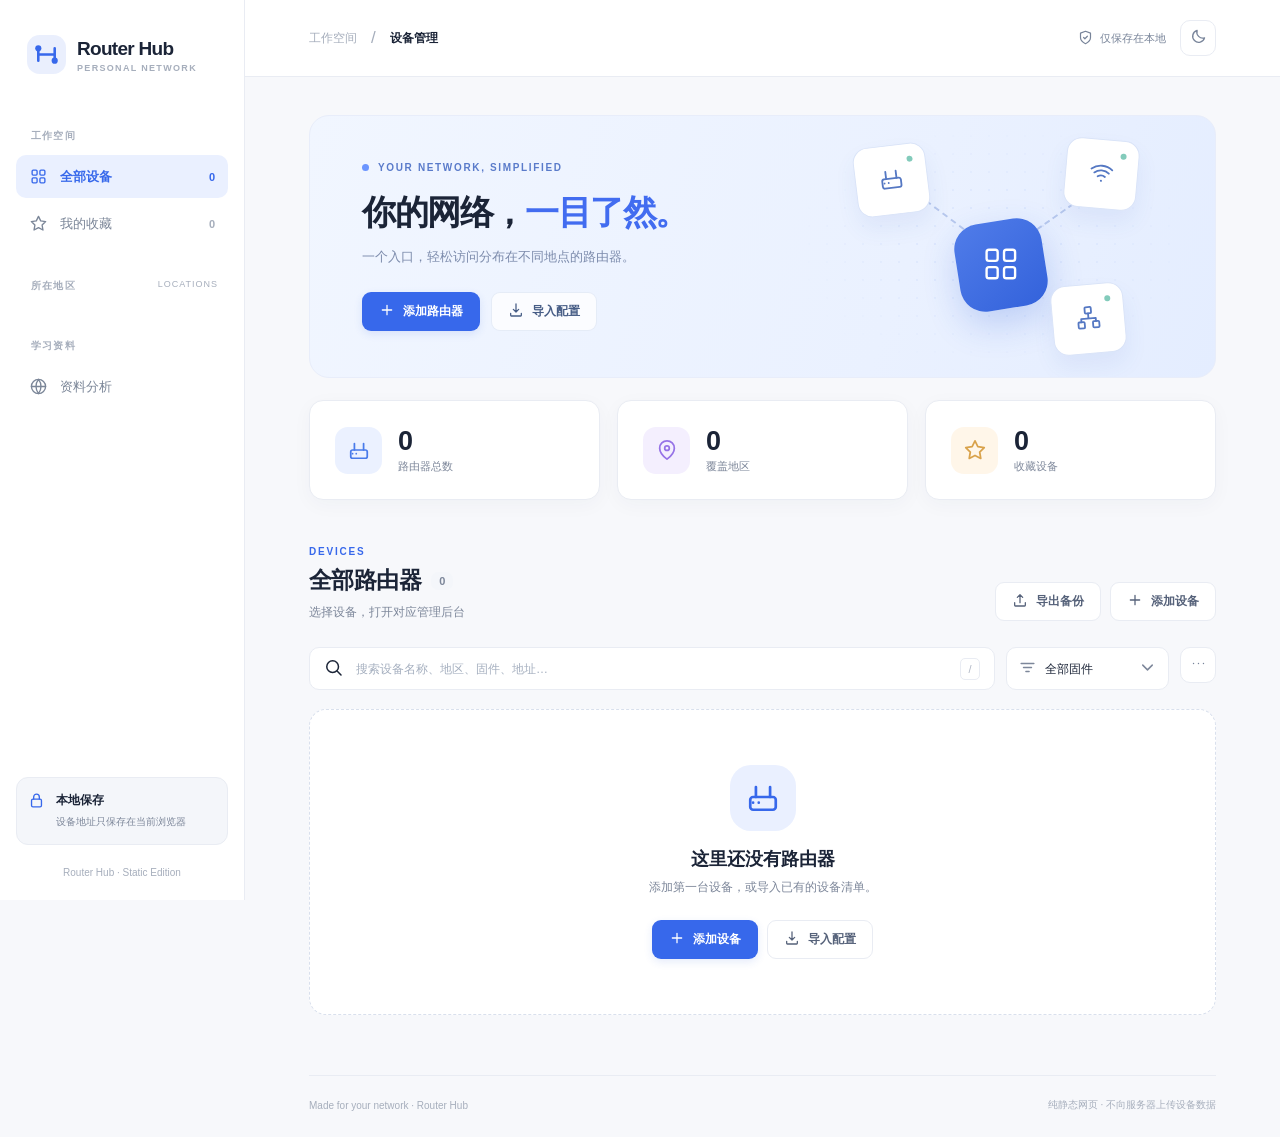
<file: index.html>
<!doctype html>
<html lang="zh-CN">
<head>
  <meta charset="utf-8">
  <meta name="viewport" content="width=device-width, initial-scale=1">
  <meta name="theme-color" content="#f6f7fb">
  <meta name="description" content="Router Hub · 轻量、私密的多地点路由器管理入口。">
  <meta name="referrer" content="no-referrer">
  <title>Router Hub · 我的网络设备</title>
  <link rel="icon" href="./assets/favicon.svg" type="image/svg+xml">
  <link rel="stylesheet" href="./styles.css">
  <script src="./app.js?v=49b7f15" defer></script>
</head>
<body>
  <div class="app-shell" id="appShell">
    <aside class="sidebar" id="sidebar" aria-label="主导航">
      <div class="brand">
        <div class="brand-symbol" aria-hidden="true">
          <svg viewBox="0 0 40 40" fill="none"><rect x="1" y="1" width="38" height="38" rx="12" fill="currentColor" opacity=".10"/><path d="M12 26V14m16 12V14M12 20h16" stroke="currentColor" stroke-width="2.5" stroke-linecap="round"/><circle cx="12" cy="14" r="3" fill="currentColor"/><circle cx="28" cy="26" r="3" fill="currentColor"/></svg>
        </div>
        <div><div class="brand-name">Router Hub</div><div class="brand-caption">PERSONAL NETWORK</div></div>
      </div>
      <div class="sidebar-section-label">工作空间</div>
      <nav class="nav-group" aria-label="设备分类">
        <button class="nav-link active" type="button" data-filter="all" id="navAll">
          <span class="nav-icon" data-icon="grid"></span><span>全部设备</span><span class="nav-count" id="countAll">0</span>
        </button>
        <button class="nav-link" type="button" data-filter="favorites" id="navFavorites">
          <span class="nav-icon" data-icon="star"></span><span>我的收藏</span><span class="nav-count" id="countFavorites">0</span>
        </button>
      </nav>
      <div class="sidebar-heading"><span class="sidebar-section-label">所在地区</span><span class="tiny-text">LOCATIONS</span></div>
      <nav class="nav-group" aria-label="地区筛选" id="locationNav"></nav>
      <div class="sidebar-section-label">学习资料</div>
      <nav class="nav-group" aria-label="学习资料">
        <a class="nav-link" href="./study/"><span class="nav-icon" data-icon="globe"></span><span>资料分析</span></a>
      </nav>
      <div class="sidebar-bottom">
        <div class="privacy-hint"><span class="privacy-icon" data-icon="lock"></span><div><strong>本地保存</strong><small>设备地址只保存在当前浏览器</small></div></div>
        <p class="sidebar-footnote">Router Hub · Static Edition</p>
      </div>
    </aside>

    <div class="sidebar-scrim" id="sidebarScrim" hidden></div>

    <main class="main-content" id="mainContent">
      <header class="topbar">
        <div class="topbar-left"><button class="icon-button mobile-menu" id="menuButton" type="button" aria-label="打开导航菜单"><span data-icon="menu"></span></button><span class="breadcrumb-muted">工作空间</span><span class="breadcrumb-slash">/</span><strong>设备管理</strong></div>
        <div class="topbar-actions"><span class="local-pill"><span data-icon="shield"></span> 仅保存在本地</span><button class="icon-button" type="button" id="themeButton" title="切换深色模式" aria-label="切换主题"><span data-icon="moon"></span></button></div>
      </header>

      <div class="page-body">
        <section class="hero" aria-label="概览">
          <div class="hero-copy"><div class="eyebrow"><span class="eyebrow-dot"></span> YOUR NETWORK, SIMPLIFIED</div><h1>你的网络，<span>一目了然。</span></h1><p>一个入口，轻松访问分布在不同地点的路由器。</p><div class="hero-cta"><button class="button button-primary" id="heroAdd" type="button"><span data-icon="plus"></span> 添加路由器</button><button class="button button-quiet" id="heroImport" type="button"><span data-icon="import"></span> 导入配置</button></div></div>
          <div class="hero-art" aria-hidden="true"><div class="art-grid"></div><div class="art-device art-device-1"><span class="art-glyph" data-icon="router"></span><span class="art-led"></span></div><div class="art-device art-device-2"><span class="art-glyph" data-icon="wifi"></span><span class="art-led"></span></div><div class="art-device art-device-3"><span class="art-glyph" data-icon="network"></span><span class="art-led"></span></div><span class="art-line art-line-a"></span><span class="art-line art-line-b"></span><div class="art-hub"><span data-icon="grid"></span></div></div>
        </section>

        <section class="stats" aria-label="设备统计">
          <div class="stat"><span class="stat-icon stat-icon-blue" data-icon="router"></span><div><strong id="statDevices">0</strong><span>路由器总数</span></div></div>
          <div class="stat"><span class="stat-icon stat-icon-violet" data-icon="map-pin"></span><div><strong id="statLocations">0</strong><span>覆盖地区</span></div></div>
          <div class="stat"><span class="stat-icon stat-icon-amber" data-icon="star"></span><div><strong id="statFavorites">0</strong><span>收藏设备</span></div></div>
        </section>

        <section class="inventory" aria-labelledby="inventoryTitle">
          <div class="section-heading"><div><div class="section-overline">DEVICES</div><h2 id="inventoryTitle"><span id="inventoryName">全部路由器</span> <span class="section-total" id="viewCount">0</span></h2><p>选择设备，打开对应管理后台</p></div><div class="heading-actions"><button class="button button-outline" id="exportButton" type="button"><span data-icon="export"></span><span>导出备份</span></button><button class="button button-outline" id="addButton" type="button"><span data-icon="plus"></span><span>添加设备</span></button></div></div>
          <div class="toolbar"><div class="search"><span data-icon="search"></span><input type="search" id="searchInput" autocomplete="off" placeholder="搜索设备名称、地区、固件、地址…" aria-label="搜索路由器"><span class="shortcut">/</span></div><div class="select-wrap"><span data-icon="filter"></span><select id="typeFilter" aria-label="按固件类型筛选"><option value="all">全部固件</option></select><span data-icon="chevron-down"></span></div><button class="icon-button more-button" id="moreButton" type="button" aria-label="导入或导出配置" title="导入或导出配置"><span data-icon="ellipsis"></span></button></div>
          <div class="device-grid" id="deviceGrid" aria-live="polite"></div>
          <div class="empty" id="emptyState" hidden><div class="empty-illustration"><span data-icon="router"></span></div><h3 id="emptyTitle">这里还没有路由器</h3><p id="emptyDescription">添加第一台设备，或导入已有的设备清单。</p><div class="empty-actions"><button class="button button-primary" id="emptyAdd" type="button"><span data-icon="plus"></span> 添加设备</button><button class="button button-outline" id="emptyImport" type="button"><span data-icon="import"></span> 导入配置</button></div></div>
        </section>
        <footer class="footer"><span>Made for your network · Router Hub</span><span>纯静态网页 · 不向服务器上传设备数据</span></footer>
      </div>
    </main>
  </div>

  <dialog id="deviceDialog" class="modal" aria-labelledby="modalTitle">
    <form id="deviceForm" novalidate>
      <div class="modal-head"><div><div class="modal-overline">DEVICE SETTINGS</div><h2 id="modalTitle">添加路由器</h2><p>保存后设备会出现在当前浏览器中。</p></div><button class="icon-button" id="closeDialog" type="button" aria-label="关闭"><span data-icon="x"></span></button></div>
      <div class="modal-body">
        <label class="field"><span>设备名称 <em>*</em></span><input name="name" id="deviceName" maxlength="60" required placeholder="例如：杭州宿舍"></label>
        <div class="form-row"><label class="field"><span>所在地区 <em>*</em></span><input name="location" maxlength="36" required placeholder="例如：杭州" list="locationSuggestions"></label><label class="field"><span>固件 / 品牌 <em>*</em></span><select name="type" id="deviceType" required><option>OpenWrt</option><option>Padavan</option><option>TP-Link</option><option>华硕</option><option>小米</option><option>其他</option></select></label></div>
        <label class="field"><span>管理后台地址 <span class="optional">选填</span></span><input name="url" id="deviceUrl" type="text" inputmode="url" maxlength="2048" placeholder="http://192.168.1.1 或 https://router.example.com"><small>必须为 http:// 或 https:// 开头；留空则标记为待配置。</small></label>
        <label class="field"><span>备注 <span class="optional">选填</span></span><textarea name="note" rows="3" maxlength="220" placeholder="例如：宿舍 · 老毛子"></textarea></label>
        <datalist id="locationSuggestions"></datalist>
        <p class="form-error" id="formError" role="alert" hidden></p>
      </div>
      <div class="modal-actions"><button class="button button-outline" type="button" id="cancelDialog">取消</button><button class="button button-primary" type="submit"><span data-icon="check"></span> 保存设备</button></div>
    </form>
  </dialog>

  <dialog id="settingsDialog" class="modal small-modal" aria-labelledby="settingsTitle"><div class="modal-head"><div><div class="modal-overline">DATA MANAGEMENT</div><h2 id="settingsTitle">配置与备份</h2><p>不使用云端数据库，设备清单由你掌控。</p></div><button class="icon-button" type="button" id="closeSettings" aria-label="关闭"><span data-icon="x"></span></button></div><div class="settings-options"><button class="setting-option" id="settingsImport" type="button"><span class="setting-icon" data-icon="import"></span><span><strong>从 JSON 导入设备</strong><small>与当前设备合并，同名同地址记录会更新</small></span><span data-icon="chevron-right"></span></button><button class="setting-option" id="settingsExport" type="button"><span class="setting-icon" data-icon="export"></span><span><strong>导出当前设备清单</strong><small>下载 JSON 文件，用于备份或换设备导入</small></span><span data-icon="chevron-right"></span></button></div><p class="settings-footnote">提示：换浏览器、换手机不会自动同步。请使用导出 / 导入迁移配置。</p></dialog>
  <input id="importFile" type="file" accept=".json,application/json" hidden>
  <div class="toast" id="toast" role="status" aria-live="polite" hidden></div>
</body>
</html>
</file>
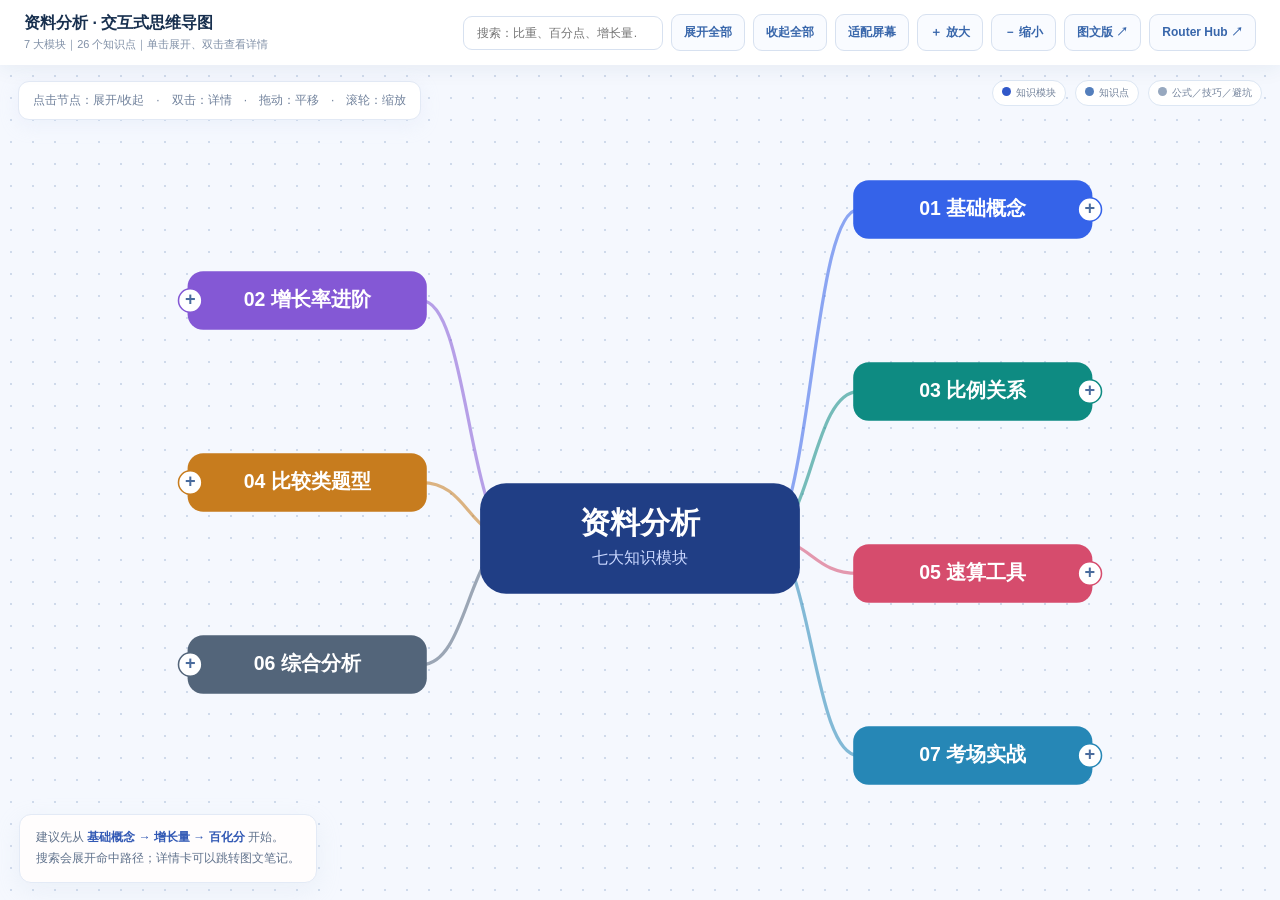
<file: study/index.html>
<!doctype html><html lang="zh-CN"><head><meta charset="utf-8"><meta name="viewport" content="width=device-width,initial-scale=1"><title>资料分析 · 可交互思维导图</title><style>
:root{--ink:#18304f;--muted:#6c829f;--pale:#f0f4fb;--line:#e3e9f4}*{box-sizing:border-box}body{margin:0;background:#eaf0f9;color:var(--ink);font-family:Inter,-apple-system,BlinkMacSystemFont,"PingFang SC","Microsoft YaHei",sans-serif}.layout{display:grid;grid-template-rows:auto minmax(0,1fr);height:100vh}.topbar{background:#fff;box-shadow:0 3px 20px rgba(31,65,105,.07);z-index:4;display:flex;align-items:center;gap:15px;flex-wrap:wrap;padding:13px 24px}.identity{min-width:270px}.identity strong{display:block;font-size:16px}.identity small{display:block;font-size:11px;color:#8090a7;padding-top:3px}.controls{display:flex;align-items:center;gap:8px;flex-wrap:wrap;margin-left:auto}.ctl{border:1px solid #d7e1f0;background:#f9fbff;color:#3866ab;padding:9px 12px;border-radius:9px;font-size:12px;font-weight:750;cursor:pointer}.ctl:hover{background:#eaf2fe}.search{padding:9px 13px;border-radius:9px;border:1px solid #d7e1f0;background:white;min-width:200px;font-size:12px;outline:0}.board{position:relative;overflow:hidden;cursor:grab;background-color:#f5f8fe;background-image:radial-gradient(#cfdaeb 1px,transparent 1px);background-size:22px 22px}.board.dragging{cursor:grabbing}svg{display:block;width:100%;height:100%;touch-action:none}.link{fill:none;stroke-width:2.5;stroke-linecap:round;opacity:.55}.node rect{transition:filter .16s ease}.node:hover rect{filter:brightness(1.04)}.node{cursor:pointer}.node text{pointer-events:none;dominant-baseline:middle}.node .minor{font-weight:750}.node .toplabel{font-weight:800}.node .count{font-size:10px;opacity:.72}.node.match rect{stroke:#ee8950;stroke-width:3px}.node.match text{font-weight:900}.node .expander{fill:#fff;stroke-width:1.3}.badge{position:absolute;left:19px;bottom:17px;background:#fffdfd;border:1px solid #e3eaf6;box-shadow:0 8px 25px #c3d1e033;border-radius:12px;padding:12px 16px;color:#60728c;font-size:12px;max-width:405px;line-height:1.8;pointer-events:none}.badge strong{color:#3158b4}.detail{position:absolute;right:18px;bottom:18px;width:min(420px,calc(100vw - 36px));max-height:min(68vh,600px);overflow:auto;background:white;border:1px solid #dae3f2;border-radius:18px;box-shadow:0 18px 50px rgba(44,70,115,.16);padding:21px;display:none;cursor:auto}.detail.open{display:block}.detailhead{display:flex;justify-content:space-between;gap:12px;align-items:start}.detail h3{font-size:18px;margin:5px 0 8px}.detail h4{font-size:11px;color:#7286a6;letter-spacing:.8px;margin:17px 0 5px}.detail p{font-size:13px;line-height:1.75;color:#465b7a;margin:0}.detail .fbox{background:#eff5ff;padding:12px;border-radius:10px;font-weight:800;color:#2c5da4}.detail .warn{background:#fff5ee;padding:11px;border-radius:10px;color:#9f603a}.close{border:0;background:#edf3fd;color:#4669a5;border-radius:7px;padding:4px 9px;cursor:pointer;font-size:18px}.detail .jump{display:inline-block;background:#355fc4;color:#fff;font-weight:800;font-size:12px;border-radius:9px;padding:9px 12px;margin-top:18px}.tip{position:absolute;left:18px;top:16px;background:#fff;border:1px solid #e2e9f5;border-radius:11px;padding:10px 14px;box-shadow:0 5px 18px #d2def344;color:#71829c;font-size:12px;pointer-events:none}.legend{position:absolute;right:18px;top:15px;display:flex;gap:9px;flex-wrap:wrap;justify-content:end;max-width:430px;pointer-events:none}.legend span{background:#fff;color:#71819a;border:1px solid #dde7f4;border-radius:20px;padding:5px 9px;font-size:10px}.legend b{display:inline-block;width:9px;height:9px;border-radius:50%;margin-right:5px}@media(max-width:740px){.layout{height:100dvh}.topbar{padding:11px}.identity{min-width:0}.identity strong{font-size:13px}.controls{width:100%;margin-left:0}.search{width:100%;flex:1}.ctl{font-size:11px;padding:8px}.badge{display:none}.tip{font-size:10px;top:10px;left:9px}.legend{display:none}.detail{bottom:10px;right:10px;max-height:48vh}}
</style></head><body><div class="layout"><header class="topbar"><div class="identity"><strong>资料分析 · 交互式思维导图</strong><small>7 大模块｜26 个知识点｜单击展开、双击查看详情</small></div><div class="controls"><input id="search" class="search" type="search" placeholder="搜索：比重、百分点、增长量……" aria-label="搜索节点"><button class="ctl" id="toggleAll">展开全部</button><button class="ctl" id="collapseAll">收起全部</button><button class="ctl" id="fit">适配屏幕</button><button class="ctl" id="zoomIn">＋ 放大</button><button class="ctl" id="zoomOut">－ 缩小</button><button class="ctl" onclick="location.href='资料分析_图文知识库.html'">图文版 ↗</button><button class="ctl" onclick="location.href='../'">Router Hub ↗</button></div></header><div class="board" id="board"><svg xmlns="http://www.w3.org/2000/svg" id="map" aria-label="资料分析思维导图，可点击模块展开或收起"><g id="viewport"><g id="links"></g><g id="nodes"></g></g></svg><div class="tip">点击节点：展开/收起　·　双击：详情　·　拖动：平移　·　滚轮：缩放</div><div class="legend"><span><b style="background:#3158c9"></b>知识模块</span><span><b style="background:#537ebc"></b>知识点</span><span><b style="background:#97a8bf"></b>公式／技巧／避坑</span></div><div class="badge">建议先从 <strong>基础概念 → 增长量 → 百化分</strong> 开始。<br>搜索会展开命中路径；详情卡可以跳转图文笔记。</div><aside class="detail" id="detail"><div class="detailhead"><div><small id="dtag"></small><h3 id="dtitle"></h3></div><button class="close" id="close">×</button></div><div id="dcontent"></div><a id="jump" class="jump" target="_blank" rel="noopener">打开对应图文知识卡 ↗</a></aside></div></div><script>const DATA={"id": "root", "name": "资料分析知识体系", "detail": "国考行测 · 题型识别 → 核心公式 → 速算技巧 → 易错提醒", "children": [{"id": "foundation", "name": "01 基础概念", "detail": "把时间和四个核心量认清", "tone": "#3563e9", "children": [{"id": "period", "name": "现期量与基期量", "detail": "问“去年 / 上年同期 / 以前是多少”，求基期；问“今年 / 现在 / 以后是多少”，求现期。", "formula": "现期 = 基期 × (1+r)；基期 = 现期 ÷ (1+r)", "method": "先确定同比还是环比。若下降 d%，将 r 写成 −d；已知增长量时，基期=现期−增长量。", "trap": "小 r 时 A÷(1+r)≈A×(1−r)，只是估算；基期和差应分别还原再加减。", "example": "2025年为1100，同比增长10%，则2024年=1100÷1.1=1000。", "tag": "DA-01", "children": [{"id": "period-formula", "name": "公式｜现期 = 基期 × (1+r)；基期 = 现期 ÷ (1+r)", "detail": "现期 = 基期 × (1+r)；基期 = 现期 ÷ (1+r)", "children": []}, {"id": "period-method", "name": "技巧｜先确定同比还是环比。若下降 d%，将 r 写成 −d；已知增长量时，基期=现期−增长量。", "detail": "先确定同比还是环比。若下降 d%，将 r 写成 −d；已知增长量时，基期=现期−增长量。", "children": []}, {"id": "period-trap", "name": "避坑｜小 r 时 A÷(1+r)≈A×(1−r)，只是估算；基期和差应分别还原再加减。", "detail": "小 r 时 A÷(1+r)≈A×(1−r)，只是估算；基期和差应分别还原再加减。", "children": []}]}, {"id": "change", "name": "增长量", "detail": "问“增长了多少亿元 / 比上期增加多少”或“减少了多少”。", "formula": "Δ = 现期−基期 = 现期 × r ÷ (1+r)", "method": "正增长 r≈1/n：Δ≈现期÷(n+1)；下降幅度=1/n：减少的绝对量≈现期÷(n−1)。", "trap": "下降时增长量为负，但“减少量”常指正的绝对值；不要把现期×r当成精确值。", "example": "现期1200，增长20%=1/5，增长量=1200÷6=200。", "tag": "DA-02-AMOUNT", "children": [{"id": "change-formula", "name": "公式｜Δ = 现期−基期 = 现期 × r ÷ (1+r)", "detail": "Δ = 现期−基期 = 现期 × r ÷ (1+r)", "children": []}, {"id": "change-method", "name": "技巧｜正增长 r≈1/n：Δ≈现期÷(n+1)；下降幅度=1/n：减少的绝对量≈现期÷(n−1)。", "detail": "正增长 r≈1/n：Δ≈现期÷(n+1)；下降幅度=1/n：减少的绝对量≈现期÷(n−1)。", "children": []}, {"id": "change-trap", "name": "避坑｜下降时增长量为负，但“减少量”常指正的绝对值；不要把现期×r当成精确值。", "detail": "下降时增长量为负，但“减少量”常指正的绝对值；不要把现期×r当成精确值。", "children": []}]}, {"id": "rate", "name": "增长率", "detail": "问“同比增长百分之几 / 增幅 / 降幅 / 增速”。", "formula": "r = 增长量 ÷ 基期 = 现期 ÷ 基期 − 1", "method": "增长率比较，能直接比较“现期÷基期”；相同结构都减1，不必再算。", "trap": "是基期n倍→增长率n−1；比基期增长n倍→增长率n。降幅比较通常比负增长率的绝对值。", "example": "由100增至130，增长率=30%；由100降至80，增长率=−20%。", "tag": "DA-02-RATE", "children": [{"id": "rate-formula", "name": "公式｜r = 增长量 ÷ 基期 = 现期 ÷ 基期 − 1", "detail": "r = 增长量 ÷ 基期 = 现期 ÷ 基期 − 1", "children": []}, {"id": "rate-method", "name": "技巧｜增长率比较，能直接比较“现期÷基期”；相同结构都减1，不必再算。", "detail": "增长率比较，能直接比较“现期÷基期”；相同结构都减1，不必再算。", "children": []}, {"id": "rate-trap", "name": "避坑｜是基期n倍→增长率n−1；比基期增长n倍→增长率n。降幅比较通常比负增长率的绝对值。", "detail": "是基期n倍→增长率n−1；比基期增长n倍→增长率n。降幅比较通常比负增长率的绝对值。", "children": []}]}, {"id": "average-amount", "name": "平均增长量与预测", "detail": "问“年均增加多少 / 按每年增加X预测 / 保持增速预测”。", "formula": "平均增长量=(末期−初期)÷n；固定增速：未来=当前×(1+r)ⁿ", "method": "n按时间间隔取：2016→2020是4个间隔；固定增长量是加法，固定增长率是连乘。", "trap": "“年均增长量”和“年均增长率”不是一回事；“首次超过”使用严格大于。", "example": "2016年100、2020年180，年均增长量=(180−100)÷4=20。", "tag": "DA-01 / DA-02", "children": [{"id": "average-amount-formula", "name": "公式｜平均增长量=(末期−初期)÷n；固定增速：未来=当前×(1+r)ⁿ", "detail": "平均增长量=(末期−初期)÷n；固定增速：未来=当前×(1+r)ⁿ", "children": []}, {"id": "average-amount-method", "name": "技巧｜n按时间间隔取：2016→2020是4个间隔；固定增长量是加法，固定增长率是连乘。", "detail": "n按时间间隔取：2016→2020是4个间隔；固定增长量是加法，固定增长率是连乘。", "children": []}, {"id": "average-amount-trap", "name": "避坑｜“年均增长量”和“年均增长率”不是一回事；“首次超过”使用严格大于。", "detail": "“年均增长量”和“年均增长率”不是一回事；“首次超过”使用严格大于。", "children": []}]}]}, {"id": "advanced", "name": "02 增长率进阶", "detail": "判断是跨期、相加、相乘还是相除", "tone": "#8458d5", "children": [{"id": "interval", "name": "间隔增长率", "detail": "问“今年相对前年 / 两年累计增长率”。", "formula": "R = r₁+r₂+r₁r₂；反推 r₂=(R−r₁)÷(1+r₁)", "method": "同向串乘：(1+r₁)(1+r₂)−1；三期以上继续连乘。", "trap": "r₁r₂项能否省略取决于选项间距；不要把年份数量当成增速段数。", "example": "连续增长10%、20%，间隔增长率=10%+20%+2%=32%。", "tag": "扩展节点", "children": [{"id": "interval-formula", "name": "公式｜R = r₁+r₂+r₁r₂；反推 r₂=(R−r₁)÷(1+r₁)", "detail": "R = r₁+r₂+r₁r₂；反推 r₂=(R−r₁)÷(1+r₁)", "children": []}, {"id": "interval-method", "name": "技巧｜同向串乘：(1+r₁)(1+r₂)−1；三期以上继续连乘。", "detail": "同向串乘：(1+r₁)(1+r₂)−1；三期以上继续连乘。", "children": []}, {"id": "interval-trap", "name": "避坑｜r₁r₂项能否省略取决于选项间距；不要把年份数量当成增速段数。", "detail": "r₁r₂项能否省略取决于选项间距；不要把年份数量当成增速段数。", "children": []}]}, {"id": "annual", "name": "年均增长率", "detail": "问“2018—2023年年均增速 / 年均增长率”。", "formula": "(1+r)ⁿ = 末期÷初期；n=末年−初年", "method": "年份差相同，可直接比较“末期÷初期”；选项接近用平方/立方验证。", "trap": "总增长率÷n只是近似，通常高于精确复利年均增长率；2018→2023的n为5。", "example": "2019年100、2021年121，(1+r)²=1.21，故r=10%。", "tag": "DA-06", "children": [{"id": "annual-formula", "name": "公式｜(1+r)ⁿ = 末期÷初期；n=末年−初年", "detail": "(1+r)ⁿ = 末期÷初期；n=末年−初年", "children": []}, {"id": "annual-method", "name": "技巧｜年份差相同，可直接比较“末期÷初期”；选项接近用平方/立方验证。", "detail": "年份差相同，可直接比较“末期÷初期”；选项接近用平方/立方验证。", "children": []}, {"id": "annual-trap", "name": "避坑｜总增长率÷n只是近似，通常高于精确复利年均增长率；2018→2023的n为5。", "detail": "总增长率÷n只是近似，通常高于精确复利年均增长率；2018→2023的n为5。", "children": []}]}, {"id": "mixture", "name": "混合增长率", "detail": "整体=部分甲+部分乙（如全国=城镇+农村；全年=1—11月+12月）。", "formula": "R=(Aa+Bb)÷(A+B)，A、B为各部分基期量", "method": "整体增长率介于两部分之间，并偏向基期量较大的一方；可用线段法反推比例。", "trap": "是“基期量加权”，不是现期量加权；先确认两部分互不重叠且合起来正好是整体。", "example": "基期100、300，增速10%、20%，整体增速=17.5%。", "tag": "扩展节点", "children": [{"id": "mixture-formula", "name": "公式｜R=(Aa+Bb)÷(A+B)，A、B为各部分基期量", "detail": "R=(Aa+Bb)÷(A+B)，A、B为各部分基期量", "children": []}, {"id": "mixture-method", "name": "技巧｜整体增长率介于两部分之间，并偏向基期量较大的一方；可用线段法反推比例。", "detail": "整体增长率介于两部分之间，并偏向基期量较大的一方；可用线段法反推比例。", "children": []}, {"id": "mixture-trap", "name": "避坑｜是“基期量加权”，不是现期量加权；先确认两部分互不重叠且合起来正好是整体。", "detail": "是“基期量加权”，不是现期量加权；先确认两部分互不重叠且合起来正好是整体。", "children": []}]}, {"id": "product", "name": "乘积增长率", "detail": "总量=单价×数量；产量=面积×单产；部分量=整体×比重。", "formula": "R = a+b+ab；b=(R−a)÷(1+a)", "method": "将每个因子的增长系数相乘：(1+a)(1+b)=1+R。", "trap": "“加法混合”与“乘法增长”不是一类题；双因子增速较大时不能忽略ab。", "example": "单价涨10%、销量涨20%，销售额增32%，不是30%。", "tag": "扩展节点", "children": [{"id": "product-formula", "name": "公式｜R = a+b+ab；b=(R−a)÷(1+a)", "detail": "R = a+b+ab；b=(R−a)÷(1+a)", "children": []}, {"id": "product-method", "name": "技巧｜将每个因子的增长系数相乘：(1+a)(1+b)=1+R。", "detail": "将每个因子的增长系数相乘：(1+a)(1+b)=1+R。", "children": []}, {"id": "product-trap", "name": "避坑｜“加法混合”与“乘法增长”不是一类题；双因子增速较大时不能忽略ab。", "detail": "“加法混合”与“乘法增长”不是一类题；双因子增速较大时不能忽略ab。", "children": []}]}, {"id": "quotient", "name": "比值增长率", "detail": "指标=A÷B，如人均、单价、单位面积产出、某项比值。", "formula": "比值增长率 = (a−b)÷(1+b)", "method": "比较比值升降只看a与b：a>b则升，a<b则降。", "trap": "该式求“增长率”，不是比重提高了几个百分点。", "example": "收入增20%、人数增10%，人均收入增长约9.09%。", "tag": "重构版补充", "children": [{"id": "quotient-formula", "name": "公式｜比值增长率 = (a−b)÷(1+b)", "detail": "比值增长率 = (a−b)÷(1+b)", "children": []}, {"id": "quotient-method", "name": "技巧｜比较比值升降只看a与b：a>b则升，a<b则降。", "detail": "比较比值升降只看a与b：a>b则升，a<b则降。", "children": []}, {"id": "quotient-trap", "name": "避坑｜该式求“增长率”，不是比重提高了几个百分点。", "detail": "该式求“增长率”，不是比重提高了几个百分点。", "children": []}]}]}, {"id": "ratio", "name": "03 比例关系", "detail": "比重、平均数、倍数：先分清分子分母", "tone": "#0e8b82", "children": [{"id": "share", "name": "比重", "detail": "问“占……多少 / 比重 / 占比 / 提高几个百分点”。", "formula": "现期=A/B；基期=(A/B)×(1+b)/(1+a)", "method": "两期比重升降只看a、b；比重变化量=(A/B)×(a−b)/(1+a)。", "trap": "a是部分增长率、b是整体增长率。比重差以“百分点”表示，不是比重增长率。", "example": "部分200、整体1000，a=20%、b=10%；现期20%，基期18.33%，提高1.67个百分点。", "tag": "DA-03", "children": [{"id": "share-formula", "name": "公式｜现期=A/B；基期=(A/B)×(1+b)/(1+a)", "detail": "现期=A/B；基期=(A/B)×(1+b)/(1+a)", "children": []}, {"id": "share-method", "name": "技巧｜两期比重升降只看a、b；比重变化量=(A/B)×(a−b)/(1+a)。", "detail": "两期比重升降只看a、b；比重变化量=(A/B)×(a−b)/(1+a)。", "children": []}, {"id": "share-trap", "name": "避坑｜a是部分增长率、b是整体增长率。比重差以“百分点”表示，不是比重增长率。", "detail": "a是部分增长率、b是整体增长率。比重差以“百分点”表示，不是比重增长率。", "children": []}]}, {"id": "mean", "name": "平均数", "detail": "问“人均 / 每X的Y / 单位面积产量 / 平均每家”。", "formula": "现期平均数=A/B；基期=(A/B)×(1+b)/(1+a)", "method": "平均数增长率=(a−b)/(1+b)；两期平均数差=(A/B)×(a−b)/(1+a)。", "trap": "平均数差的单位仍是元/人、件/户等；增长率才用百分数，两者公式分母不同。", "example": "收入增20%、人数增10%，人均指标增长率≈9.09%。", "tag": "DA-04", "children": [{"id": "mean-formula", "name": "公式｜现期平均数=A/B；基期=(A/B)×(1+b)/(1+a)", "detail": "现期平均数=A/B；基期=(A/B)×(1+b)/(1+a)", "children": []}, {"id": "mean-method", "name": "技巧｜平均数增长率=(a−b)/(1+b)；两期平均数差=(A/B)×(a−b)/(1+a)。", "detail": "平均数增长率=(a−b)/(1+b)；两期平均数差=(A/B)×(a−b)/(1+a)。", "children": []}, {"id": "mean-trap", "name": "避坑｜平均数差的单位仍是元/人、件/户等；增长率才用百分数，两者公式分母不同。", "detail": "平均数差的单位仍是元/人、件/户等；增长率才用百分数，两者公式分母不同。", "children": []}]}, {"id": "multiple", "name": "倍数与比例", "detail": "问“是几倍 / 多几倍 / 超过几倍 / 占比是否高于75%”。", "formula": "是n倍：A/B=n；多n倍：A/B−1=n；占75%：4A=3B", "method": "判断阈值可交叉乘：A/B>75% ⇔ 4A>3B（B>0）。两个平均数倍数=(A/B)/(C/D)=AD/BC。", "trap": "“比……增长n倍”不是“是……的n倍”；计算倍数之前确认大小对象。", "example": "A=300、B=100，A是B的3倍，A比B多2倍。", "tag": "DA-05", "children": [{"id": "multiple-formula", "name": "公式｜是n倍：A/B=n；多n倍：A/B−1=n；占75%：4A=3B", "detail": "是n倍：A/B=n；多n倍：A/B−1=n；占75%：4A=3B", "children": []}, {"id": "multiple-method", "name": "技巧｜判断阈值可交叉乘：A/B>75% ⇔ 4A>3B（B>0）。两个平均数倍数=(A/B)/(C/D)=AD/BC。", "detail": "判断阈值可交叉乘：A/B>75% ⇔ 4A>3B（B>0）。两个平均数倍数=(A/B)/(C/D)=AD/BC。", "children": []}, {"id": "multiple-trap", "name": "避坑｜“比……增长n倍”不是“是……的n倍”；计算倍数之前确认大小对象。", "detail": "“比……增长n倍”不是“是……的n倍”；计算倍数之前确认大小对象。", "children": []}]}]}, {"id": "compare", "name": "04 比较类题型", "detail": "先定性、再估算、最后必要时精算", "tone": "#c77c1e", "children": [{"id": "delta-compare", "name": "增长量比较", "detail": "问“谁增长最多 / 增长量最大 / 减少最多”。", "formula": "Δ = 现期 × r/(1+r)", "method": "正增长时，现期和增长率都更大者，增长量也更大；一大一小再代公式。", "trap": "增长率最大≠增长量最大；有下降时先看题目问负的增长量还是减少量绝对值。", "example": "A现期1200、增长10%；B现期900、增长20%，B的增长量150，大于A约109。", "tag": "DA-02-AMOUNT", "children": [{"id": "delta-compare-formula", "name": "公式｜Δ = 现期 × r/(1+r)", "detail": "Δ = 现期 × r/(1+r)", "children": []}, {"id": "delta-compare-method", "name": "技巧｜正增长时，现期和增长率都更大者，增长量也更大；一大一小再代公式。", "detail": "正增长时，现期和增长率都更大者，增长量也更大；一大一小再代公式。", "children": []}, {"id": "delta-compare-trap", "name": "避坑｜增长率最大≠增长量最大；有下降时先看题目问负的增长量还是减少量绝对值。", "detail": "增长率最大≠增长量最大；有下降时先看题目问负的增长量还是减少量绝对值。", "children": []}]}, {"id": "fraction-compare", "name": "分数大小比较", "detail": "问“哪个占比最大 / 平均值最高 / 增速比较 / 排序”。", "formula": "A/B 与 C/D：交叉比较 AD 与 BC（B、D>0）", "method": "同分母比分子；同分子比分母；同向变化比较“分子相对增幅”与“分母相对增幅”。", "trap": "交叉相乘要确保分母为正；差分法等是可选工具，不要在差值很小时盲估。", "example": "比较110/200与120/220：前者55%，后者约54.55%，前者更大。", "tag": "DA-07", "children": [{"id": "fraction-compare-formula", "name": "公式｜A/B 与 C/D：交叉比较 AD 与 BC（B、D>0）", "detail": "A/B 与 C/D：交叉比较 AD 与 BC（B、D>0）", "children": []}, {"id": "fraction-compare-method", "name": "技巧｜同分母比分子；同分子比分母；同向变化比较“分子相对增幅”与“分母相对增幅”。", "detail": "同分母比分子；同分子比分母；同向变化比较“分子相对增幅”与“分母相对增幅”。", "children": []}, {"id": "fraction-compare-trap", "name": "避坑｜交叉相乘要确保分母为正；差分法等是可选工具，不要在差值很小时盲估。", "detail": "交叉相乘要确保分母为正；差分法等是可选工具，不要在差值很小时盲估。", "children": []}]}, {"id": "change-compare", "name": "两期比重 / 平均数升降", "detail": "问“比重比上年上升还是下降 / 人均同比提高还是降低”。", "formula": "A/B 的两期方向：只看 a−b 的正负", "method": "a>b：升；a=b：不变；a<b：降。", "trap": "方向判断可秒选；问“差多少”时必须继续计算，不要仅用a−b作答案。", "example": "部分增12%，整体增8%，部分占比必然提高。", "tag": "DA-03 / DA-04", "children": [{"id": "change-compare-formula", "name": "公式｜A/B 的两期方向：只看 a−b 的正负", "detail": "A/B 的两期方向：只看 a−b 的正负", "children": []}, {"id": "change-compare-method", "name": "技巧｜a>b：升；a=b：不变；a<b：降。", "detail": "a>b：升；a=b：不变；a<b：降。", "children": []}, {"id": "change-compare-trap", "name": "避坑｜方向判断可秒选；问“差多少”时必须继续计算，不要仅用a−b作答案。", "detail": "方向判断可秒选；问“差多少”时必须继续计算，不要仅用a−b作答案。", "children": []}]}]}, {"id": "speed", "name": "05 速算工具", "detail": "用选项精度决定计算精度", "tone": "#d64c6d", "children": [{"id": "fractionization", "name": "百化分", "detail": "给现期和增长率，尤其增速接近特征分数。", "formula": "r=1/n：增长量=现期/(n+1)；下降绝对量=现期/(n−1)", "method": "优先记25%=1/4、20%=1/5、16.7%≈1/6、14.3%≈1/7、12.5%=1/8、11.1%≈1/9、10%=1/10。", "trap": "14.9%不是精确1/7；靠近选项边界时需修正或精算。", "example": "增长率约11.1%，现期约1000，则增长量约100。", "tag": "DA-09", "children": [{"id": "fractionization-formula", "name": "公式｜r=1/n：增长量=现期/(n+1)；下降绝对量=现期/(n−1)", "detail": "r=1/n：增长量=现期/(n+1)；下降绝对量=现期/(n−1)", "children": []}, {"id": "fractionization-method", "name": "技巧｜优先记25%=1/4、20%=1/5、16.7%≈1/6、14.3%≈1/7、12.5%=1/8、11.1%≈1/9、10%=1/10。", "detail": "优先记25%=1/4、20%=1/5、16.7%≈1/6、14.3%≈1/7、12.5%=1/8、11.1%≈1/9、10%=1/10。", "children": []}, {"id": "fractionization-trap", "name": "避坑｜14.9%不是精确1/7；靠近选项边界时需修正或精算。", "detail": "14.9%不是精确1/7；靠近选项边界时需修正或精算。", "children": []}]}, {"id": "truncate", "name": "截位直除", "detail": "两大数相除、且选项分离明显。", "formula": "选项差大→先取2位；较近→取3位 / 更多", "method": "先观察选项；只保留影响结果的有效数字，算完再回看误差。", "trap": "“两位 / 三位”是经验，不是保证。选项紧邻或结果靠近分界时应提高精度。", "example": "若候选答案约0.41与0.58，粗估够用；若0.491与0.494，需更精确。", "tag": "DA-09", "children": [{"id": "truncate-formula", "name": "公式｜选项差大→先取2位；较近→取3位 / 更多", "detail": "选项差大→先取2位；较近→取3位 / 更多", "children": []}, {"id": "truncate-method", "name": "技巧｜先观察选项；只保留影响结果的有效数字，算完再回看误差。", "detail": "先观察选项；只保留影响结果的有效数字，算完再回看误差。", "children": []}, {"id": "truncate-trap", "name": "避坑｜“两位 / 三位”是经验，不是保证。选项紧邻或结果靠近分界时应提高精度。", "detail": "“两位 / 三位”是经验，不是保证。选项紧邻或结果靠近分界时应提高精度。", "children": []}]}, {"id": "approx-error", "name": "现期×r的近似误差", "detail": "算增长量时想直接拿“现期×增长率”。", "formula": "高估误差 = 现期×r²/(1+r)（r>0）", "method": "当r较小、选项距离很大，可先用现期×r定位数量级。", "trap": "正增长时现期×r必高估；r=10%时不是“只错0.1%”。", "example": "现期1100、r=10%，粗算110，真实增长量100，误差10。", "tag": "DA-02 / DA-09", "children": [{"id": "approx-error-formula", "name": "公式｜高估误差 = 现期×r²/(1+r)（r>0）", "detail": "高估误差 = 现期×r²/(1+r)（r>0）", "children": []}, {"id": "approx-error-method", "name": "技巧｜当r较小、选项距离很大，可先用现期×r定位数量级。", "detail": "当r较小、选项距离很大，可先用现期×r定位数量级。", "children": []}, {"id": "approx-error-trap", "name": "避坑｜正增长时现期×r必高估；r=10%时不是“只错0.1%”。", "detail": "正增长时现期×r必高估；r=10%时不是“只错0.1%”。", "children": []}]}, {"id": "scale", "name": "选项放缩与阈值判断", "detail": "题目问“是否超过某比例 / 达到几倍 / 大于某值”。", "formula": "A/B>75% ⇔ 4A>3B（B>0）", "method": "把除法改成乘法或用上下界夹逼；判断阈值不必先求精确商。", "trap": "放缩方向不能反；要让整个估算区间都落在目标一侧才能确定答案。", "example": "判断370是否超过480的75%：4×370=1480>1440，故超过。", "tag": "DA-09 / 重构版补充", "children": [{"id": "scale-formula", "name": "公式｜A/B>75% ⇔ 4A>3B（B>0）", "detail": "A/B>75% ⇔ 4A>3B（B>0）", "children": []}, {"id": "scale-method", "name": "技巧｜把除法改成乘法或用上下界夹逼；判断阈值不必先求精确商。", "detail": "把除法改成乘法或用上下界夹逼；判断阈值不必先求精确商。", "children": []}, {"id": "scale-trap", "name": "避坑｜放缩方向不能反；要让整个估算区间都落在目标一侧才能确定答案。", "detail": "放缩方向不能反；要让整个估算区间都落在目标一侧才能确定答案。", "children": []}]}, {"id": "mixed-techniques", "name": "待补充速算卡", "detail": "你此前错题涉及“分母凑1法、假设分配法、基期和差放缩、二次线段法”。", "formula": "尚无冻结的适用边界与典型例题", "method": "本轮先保留节点；拿到此前具体例题后再补“步骤—适用—失效”的完整方法卡。", "trap": "不把未核验的口诀包装成通用规律。", "example": "待加入本人错题中的原题和正确估算路径。", "tag": "原稿待核对", "children": [{"id": "mixed-techniques-formula", "name": "公式｜尚无冻结的适用边界与典型例题", "detail": "尚无冻结的适用边界与典型例题", "children": []}, {"id": "mixed-techniques-method", "name": "技巧｜本轮先保留节点；拿到此前具体例题后再补“步骤—适用—失效”的完整方法卡。", "detail": "本轮先保留节点；拿到此前具体例题后再补“步骤—适用—失效”的完整方法卡。", "children": []}, {"id": "mixed-techniques-trap", "name": "避坑｜不把未核验的口诀包装成通用规律。", "detail": "不把未核验的口诀包装成通用规律。", "children": []}]}]}, {"id": "integrated", "name": "06 综合分析", "detail": "逐项验证，减少时间、单位和概念陷阱", "tone": "#53657a", "children": [{"id": "routine", "name": "五步做题流程", "detail": "任何文字材料、统计表、图表与综合材料均适用。", "formula": "看问法 → 找数据 → 判结构 → 选算法 → 对选项", "method": "先读问题，再定位时间和口径；看问“增长了多少”还是“增长百分之几”。", "trap": "材料类型多样，不能只凭一眼看到的最大数下结论。", "example": "问2025年同比增长量：先找2025现期值、同比增长率，再选增长量公式。", "tag": "前置能力", "children": [{"id": "routine-formula", "name": "公式｜看问法 → 找数据 → 判结构 → 选算法 → 对选项", "detail": "看问法 → 找数据 → 判结构 → 选算法 → 对选项", "children": []}, {"id": "routine-method", "name": "技巧｜先读问题，再定位时间和口径；看问“增长了多少”还是“增长百分之几”。", "detail": "先读问题，再定位时间和口径；看问“增长了多少”还是“增长百分之几”。", "children": []}, {"id": "routine-trap", "name": "避坑｜材料类型多样，不能只凭一眼看到的最大数下结论。", "detail": "材料类型多样，不能只凭一眼看到的最大数下结论。", "children": []}]}, {"id": "trap", "name": "四大陷阱", "detail": "选项说法出现同比 / 环比 / 万与亿 / 累计与当期 / 部分与整体。", "formula": "时间 × 单位 × 口径 × 概念", "method": "分别核对：基准时点、换算单位、统计总体、题干描述是否一致。", "trap": "“增长最快”一般比增长率，“增长最多”一般比增长量。", "example": "题问2019同比，不能直接使用2020环比。", "tag": "基础规则", "children": [{"id": "trap-formula", "name": "公式｜时间 × 单位 × 口径 × 概念", "detail": "时间 × 单位 × 口径 × 概念", "children": []}, {"id": "trap-method", "name": "技巧｜分别核对：基准时点、换算单位、统计总体、题干描述是否一致。", "detail": "分别核对：基准时点、换算单位、统计总体、题干描述是否一致。", "children": []}, {"id": "trap-trap", "name": "避坑｜“增长最快”一般比增长率，“增长最多”一般比增长量。", "detail": "“增长最快”一般比增长率，“增长最多”一般比增长量。", "children": []}]}, {"id": "options", "name": "综合判断题", "detail": "问“下列说法正确 / 不正确 / 有几个正确”。", "formula": "能直接查找的先查；复杂运算留后", "method": "先检查概念、时间和单位，再完成较容易验证的选项，最后处理精算项。", "trap": "一个选项算对不代表全部验证完毕；“正确个数”需逐项判断。", "example": "四个选项先排除明显年份错项，再判断剩下的比重与增长量。", "tag": "DA-08", "children": [{"id": "options-formula", "name": "公式｜能直接查找的先查；复杂运算留后", "detail": "能直接查找的先查；复杂运算留后", "children": []}, {"id": "options-method", "name": "技巧｜先检查概念、时间和单位，再完成较容易验证的选项，最后处理精算项。", "detail": "先检查概念、时间和单位，再完成较容易验证的选项，最后处理精算项。", "children": []}, {"id": "options-trap", "name": "避坑｜一个选项算对不代表全部验证完毕；“正确个数”需逐项判断。", "detail": "一个选项算对不代表全部验证完毕；“正确个数”需逐项判断。", "children": []}]}]}, {"id": "exam", "name": "07 考场实战", "detail": "选出稳妥方法，控制算错与超时", "tone": "#2687b6", "children": [{"id": "bound", "name": "估算精度与选项间距", "detail": "选项极为接近或估算结果恰在两项中间。", "formula": "估算误差应明显小于相邻选项分界距离", "method": "先看最接近的两项，判断估算是否可能跨中点；有风险则多算一位。", "trap": "靠近分界点时不能用“约等于”硬选。", "example": "粗估结果100，选项99和101时，估算误差±3不足以区分。", "tag": "重构版补充", "children": [{"id": "bound-formula", "name": "公式｜估算误差应明显小于相邻选项分界距离", "detail": "估算误差应明显小于相邻选项分界距离", "children": []}, {"id": "bound-method", "name": "技巧｜先看最接近的两项，判断估算是否可能跨中点；有风险则多算一位。", "detail": "先看最接近的两项，判断估算是否可能跨中点；有风险则多算一位。", "children": []}, {"id": "bound-trap", "name": "避坑｜靠近分界点时不能用“约等于”硬选。", "detail": "靠近分界点时不能用“约等于”硬选。", "children": []}]}, {"id": "verify", "name": "反向检验", "detail": "算完时间允许时快速检查，尤其复杂基期与比重题。", "formula": "基期×(1+r)≈现期；部分比重和≈100%", "method": "验算符号、量纲和数量级；多部分统计要先确认不重叠。", "trap": "并非所有统计分项都完备，也不一定能做比重和=100%的校验。", "example": "算出基期1000、r=10%、现期应为1100。", "tag": "考试应用", "children": [{"id": "verify-formula", "name": "公式｜基期×(1+r)≈现期；部分比重和≈100%", "detail": "基期×(1+r)≈现期；部分比重和≈100%", "children": []}, {"id": "verify-method", "name": "技巧｜验算符号、量纲和数量级；多部分统计要先确认不重叠。", "detail": "验算符号、量纲和数量级；多部分统计要先确认不重叠。", "children": []}, {"id": "verify-trap", "name": "避坑｜并非所有统计分项都完备，也不一定能做比重和=100%的校验。", "detail": "并非所有统计分项都完备，也不一定能做比重和=100%的校验。", "children": []}]}, {"id": "strategy", "name": "解题优先级", "detail": "遇到多种解法且时间紧。", "formula": "定性秒判 → 百化分 / 线段 → 截位 → 精算", "method": "先保证正确率，再压缩计算量；综合判断题先处理最容易核验的选项。", "trap": "原稿5—6分钟/篇仅为教学参考，不是官方强制标准。", "example": "问比重是否上升，只比较a与b，不先计算两年比重。", "tag": "考试应用", "children": [{"id": "strategy-formula", "name": "公式｜定性秒判 → 百化分 / 线段 → 截位 → 精算", "detail": "定性秒判 → 百化分 / 线段 → 截位 → 精算", "children": []}, {"id": "strategy-method", "name": "技巧｜先保证正确率，再压缩计算量；综合判断题先处理最容易核验的选项。", "detail": "先保证正确率，再压缩计算量；综合判断题先处理最容易核验的选项。", "children": []}, {"id": "strategy-trap", "name": "避坑｜原稿5—6分钟/篇仅为教学参考，不是官方强制标准。", "detail": "原稿5—6分钟/篇仅为教学参考，不是官方强制标准。", "children": []}]}]}]};

const svg=document.getElementById('map'), vp=document.getElementById('viewport'),linkLayer=document.getElementById('links'),nodeLayer=document.getElementById('nodes'),board=document.getElementById('board');const NS='http://www.w3.org/2000/svg';const dict=new Map(),parentMap=new Map();function walk(n,parent,level){n.level=level;dict.set(n.id,n);parentMap.set(n.id,parent);(n.children||[]).forEach(k=>walk(k,n,level+1))}walk(DATA,null,0);
const expanded=new Set(['root']);let pos={x:0,y:0,scale:1},ext={minX:-200,maxX:200,minY:-200,maxY:200};let searchMatches=new Set();let dragging=false,dragPoint=null;
function visibleTrees(){let groups=DATA.children.map((g,i)=>({node:g,side:i%2===0?1:-1,children:expanded.has(g.id)?g.children.map(t=>({node:t,children:expanded.has(t.id)?t.children.map(l=>({node:l,children:[]})):[]})):[]}));return groups}
function countRows(c){if(!c.children||c.children.length===0)return 1;return c.children.reduce((s,k)=>s+countRows(k),0)}
function makeEl(tag,attrs){let el=document.createElementNS(NS,tag);for(let [k,v]of Object.entries(attrs||{}))el.setAttribute(k,v);return el}
function layoutSide(groups,side){let relevant=groups.filter(g=>g.side===side);let unit=54, gap=86;let sizes=relevant.map(g=>countRows(g)*unit+gap);let current=-sizes.reduce((a,b)=>a+b,0)/2;const res=[];relevant.forEach((g,idx)=>{const total=countRows(g)*unit;let first=current+total/2;place(g,side,1,first,total,res);current+=sizes[idx]});return res}
function place(t,side,level,middle,total,output){const x=side*(level===1?256:level===2?545:990);const y=middle;output.push({node:t.node,x,y,side,level});const cc=t.children||[];if(cc.length){let y0=middle-total/2;cc.forEach(k=>{let h=countRows(k)*54;place(k,side,level+1,y0+h/2,h,output);y0+=h})}}
function shortText(text,level){let max=level===1?11:level===2?14:level===3?27:15;return text.length<=max?text:text.slice(0,max-1)+'…'}
function textWidth(level){return level===1?184:level===2?215:level===3?360:246}
function drawLine(from,to,side,color){let x1=from.x+side*(from.level===0?96:textWidth(from.level)/2-3),x2=to.x-side*(textWidth(to.level)/2-4);let dx=(x2-x1)*0.5;let p=makeEl('path',{d:`M ${x1} ${from.y} C ${x1+dx} ${from.y}, ${x2-dx} ${to.y}, ${x2} ${to.y}`,stroke:color,class:'link'});linkLayer.appendChild(p)}
function drawNode(p){let n=p.node,level=p.level,w=textWidth(level),h=level===0?85:level===1?45:level===2?39:35;let bg=level===0?'#203e85':level===1?(n.tone||'#365eaa'):level===2?'#fefefe':'#fff';let stroke=level===2?'#cbd9ed':'#d3deed';let fg=level<=1?'#fff':level===2?'#23466f':'#667792';let g=makeEl('g',{class:'node'+(searchMatches.has(n.id)?' match':''),transform:`translate(${p.x},${p.y})`,'data-id':n.id});const rc=makeEl('rect',{x:-w/2,y:-h/2,width:w,height:h,rx:level===0?20:level===1?12:9,fill:bg,stroke:level<=1?'none':stroke,'stroke-width':1.5});g.appendChild(rc);if(level===0){let a=makeEl('text',{'text-anchor':'middle','font-weight':'850','font-size':23,fill:'#fff',y:-10});a.textContent='资料分析';g.appendChild(a);let b=makeEl('text',{'text-anchor':'middle','font-size':12,fill:'#c9d7ff',y:16});b.textContent='七大知识模块';g.appendChild(b)}else{let tt=makeEl('text',{'text-anchor':'middle','font-size':level===1?15:level===2?12:11,'font-weight':level<=2?800:600,fill:fg,class:level===1?'toplabel':'minor'});tt.textContent=shortText(n.name,level);g.appendChild(tt)}
if(n.children?.length && level>0){let x=(p.side===1?w/2-2:-w/2+2),cy=0;let ee=makeEl('circle',{cx:x,cy,r:9,fill:'#fff',stroke:n.tone||'#96adca','stroke-width':1.2});g.appendChild(ee);let sym=makeEl('text',{x,'text-anchor':'middle',fill:'#496b9d','font-size':14,'font-weight':900});sym.textContent=expanded.has(n.id)?'−':'+';g.appendChild(sym)}
let to=null;g.addEventListener('click',e=>{e.stopPropagation();if(n.children?.length){expanded.has(n.id)?expanded.delete(n.id):expanded.add(n.id);render(false)}else showDetail(n)});g.addEventListener('dblclick',e=>{e.stopPropagation();showDetail(n)});g.appendChild(makeEl('title',{})).textContent=n.name;nodeLayer.appendChild(g)}
function render(fit=false){linkLayer.replaceChildren();nodeLayer.replaceChildren();let groups=visibleTrees();let pts=[{node:DATA,x:0,y:0,level:0,side:1},...layoutSide(groups,1),...layoutSide(groups,-1)];let lookup=new Map(pts.map(p=>[p.node.id,p]));pts.slice(1).forEach(p=>{let parent=parentMap.get(p.node.id),q=lookup.get(parent?.id);if(q)drawLine(q,p,p.side,p.level===1?(p.node.tone||'#5775ac'):p.level===2?'#7c9dc9':'#a6bdd8')});pts.forEach(drawNode);let vals=pts.map(p=>({x0:p.x-textWidth(p.level)/2-28,x1:p.x+textWidth(p.level)/2+28,y0:p.y-54,y1:p.y+54}));ext={minX:Math.min(...vals.map(v=>v.x0)),maxX:Math.max(...vals.map(v=>v.x1)),minY:Math.min(...vals.map(v=>v.y0)),maxY:Math.max(...vals.map(v=>v.y1))};if(fit)fitToScreen();else update()}function update(){vp.setAttribute('transform',`translate(${pos.x},${pos.y}) scale(${pos.scale})`)}function fitToScreen(){const w=svg.clientWidth||800,h=svg.clientHeight||600,margin=65;let bw=ext.maxX-ext.minX,bh=ext.maxY-ext.minY;pos.scale=Math.min(1.3,Math.max(.16,Math.min((w-margin)/bw,(h-margin)/bh)));pos.x=w/2-(ext.minX+ext.maxX)/2*pos.scale;pos.y=h/2-(ext.minY+ext.maxY)/2*pos.scale;update()}
function changeZoom(f,cx=svg.clientWidth/2,cy=svg.clientHeight/2){let old=pos.scale;pos.scale=Math.max(.11,Math.min(3.2,old*f));pos.x=cx-(cx-pos.x)*pos.scale/old;pos.y=cy-(cy-pos.y)*pos.scale/old;update()}
svg.addEventListener('wheel',e=>{e.preventDefault();const r=svg.getBoundingClientRect();changeZoom(e.deltaY>0?.89:1.12,e.clientX-r.left,e.clientY-r.top)},{passive:false});svg.addEventListener('pointerdown',e=>{if(e.target.closest('.node'))return;dragging=true;dragPoint={x:e.clientX,y:e.clientY};board.classList.add('dragging');svg.setPointerCapture(e.pointerId)});svg.addEventListener('pointermove',e=>{if(!dragging)return;pos.x+=e.clientX-dragPoint.x;pos.y+=e.clientY-dragPoint.y;dragPoint={x:e.clientX,y:e.clientY};update()});svg.addEventListener('pointerup',e=>{dragging=false;board.classList.remove('dragging')});svg.addEventListener('pointercancel',()=>{dragging=false;board.classList.remove('dragging')});
document.getElementById('zoomIn').onclick=()=>changeZoom(1.24);document.getElementById('zoomOut').onclick=()=>changeZoom(.80);document.getElementById('fit').onclick=()=>fitToScreen();document.getElementById('collapseAll').onclick=()=>{expanded.clear();expanded.add('root');render(true)};let allOpen=false;document.getElementById('toggleAll').onclick=()=>{expanded.clear();expanded.add('root');DATA.children.forEach(g=>{expanded.add(g.id);g.children.forEach(t=>{expanded.add(t.id)})});render(true)};
const detail=document.getElementById('detail');function setText(id,v){document.getElementById(id).textContent=v||''}function showDetail(n){setText('dtitle',n.name);setText('dtag',n.tag||'知识导图节点');let c=document.getElementById('dcontent');c.replaceChildren();const info=[['题型识别 / 说明',n.detail],['核心公式',n.formula],['考场算法',n.method],['易错提醒',n.trap],['例题',n.example]];info.forEach(([lab,txt])=>{if(!txt)return;const h=document.createElement('h4');h.textContent=lab;const p=document.createElement('p');p.textContent=txt;if(lab==='核心公式')p.className='fbox';if(lab==='易错提醒')p.className='warn';c.append(h,p)});let id=n.id.split('-')[0],jump=document.getElementById('jump');let trueId=n.id;while((!dict.get(trueId)?.formula)&&parentMap.get(trueId))trueId=parentMap.get(trueId).id;jump.href='资料分析_图文知识库.html#t-'+trueId;jump.style.display=(dict.get(trueId)?.level===2)?'inline-block':'none';detail.classList.add('open')};document.getElementById('close').onclick=()=>detail.classList.remove('open');
let delay=null;document.getElementById('search').addEventListener('input',e=>{let q=e.target.value.trim().toLowerCase();searchMatches.clear();if(q){for(const n of dict.values()){if(n.id==='root')continue;const hay=[n.name,n.detail,n.formula,n.method,n.trap,n.example].filter(Boolean).join(' ').toLowerCase();if(hay.includes(q)){searchMatches.add(n.id);let p=parentMap.get(n.id);while(p){expanded.add(p.id);p=parentMap.get(p.id)}}}}render(q.length>0)});render(true);window.addEventListener('resize',()=>fitToScreen());
</script></body></html>
</file>
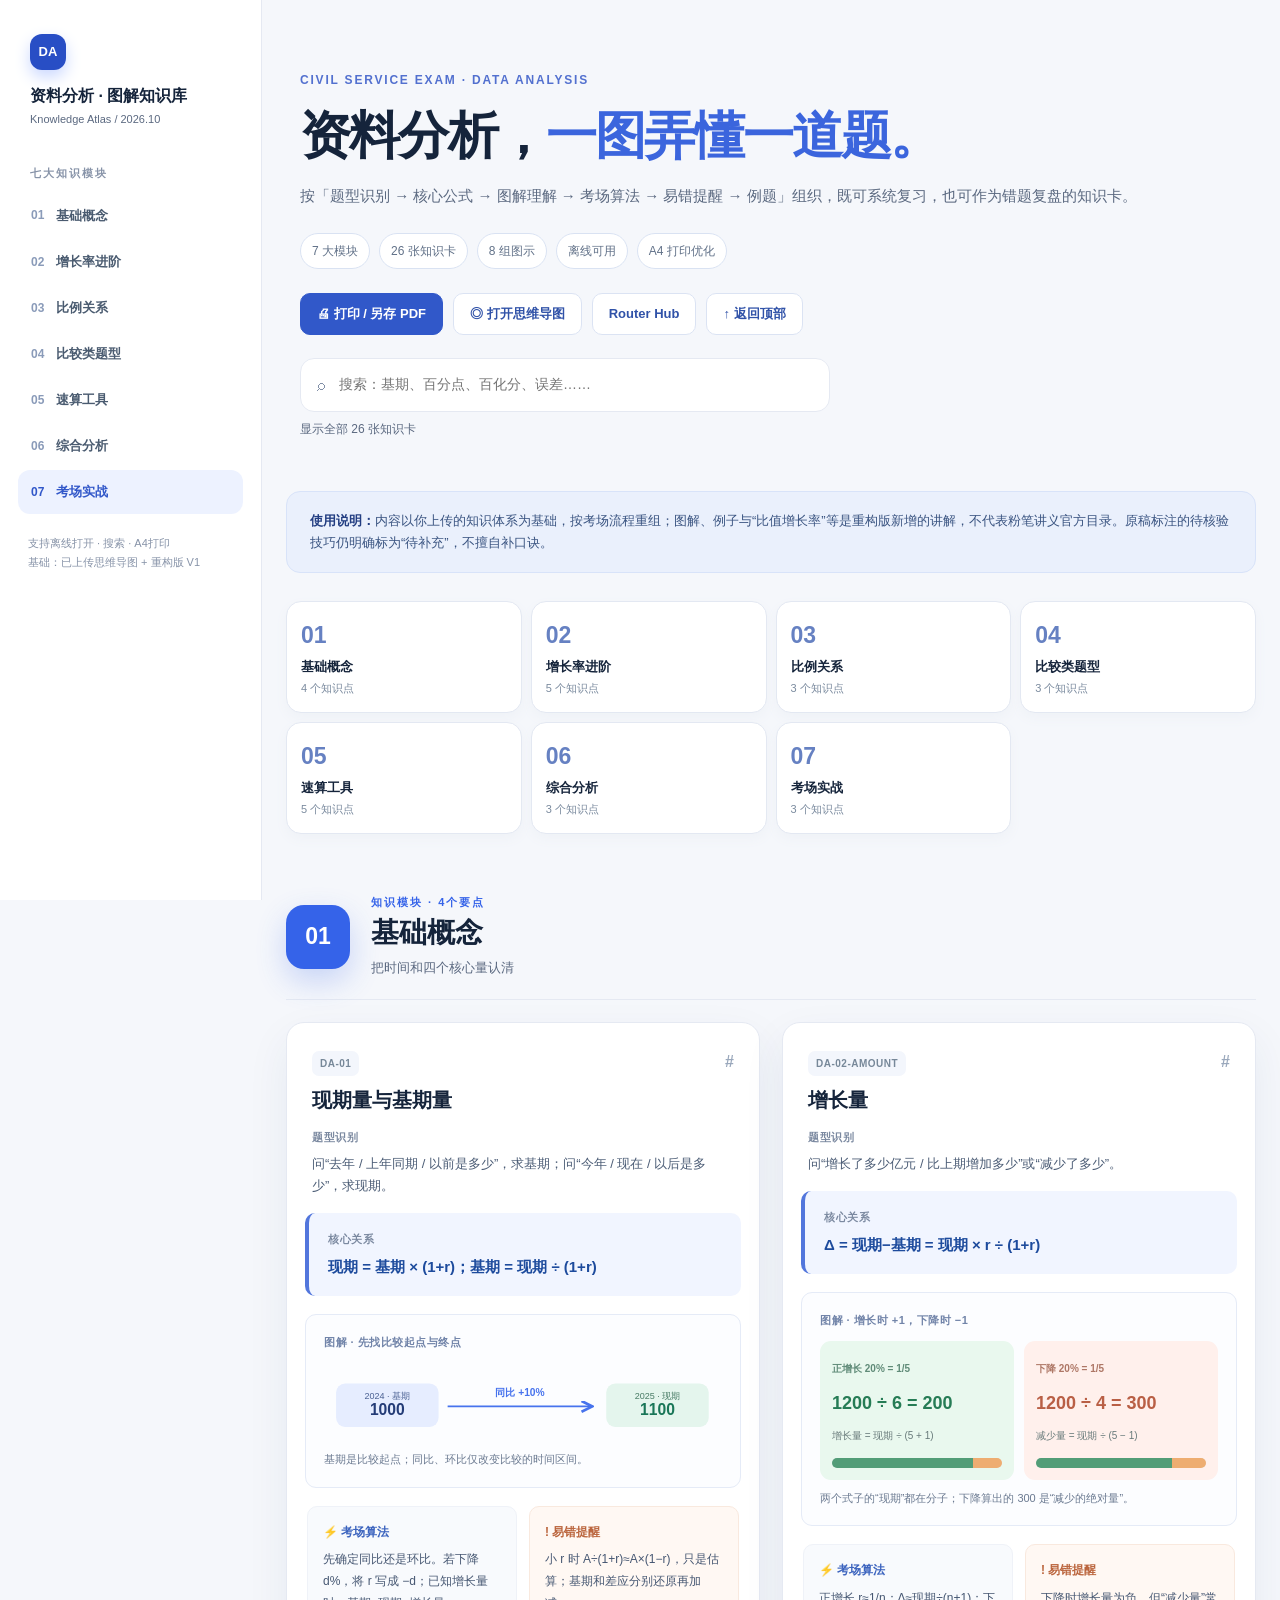
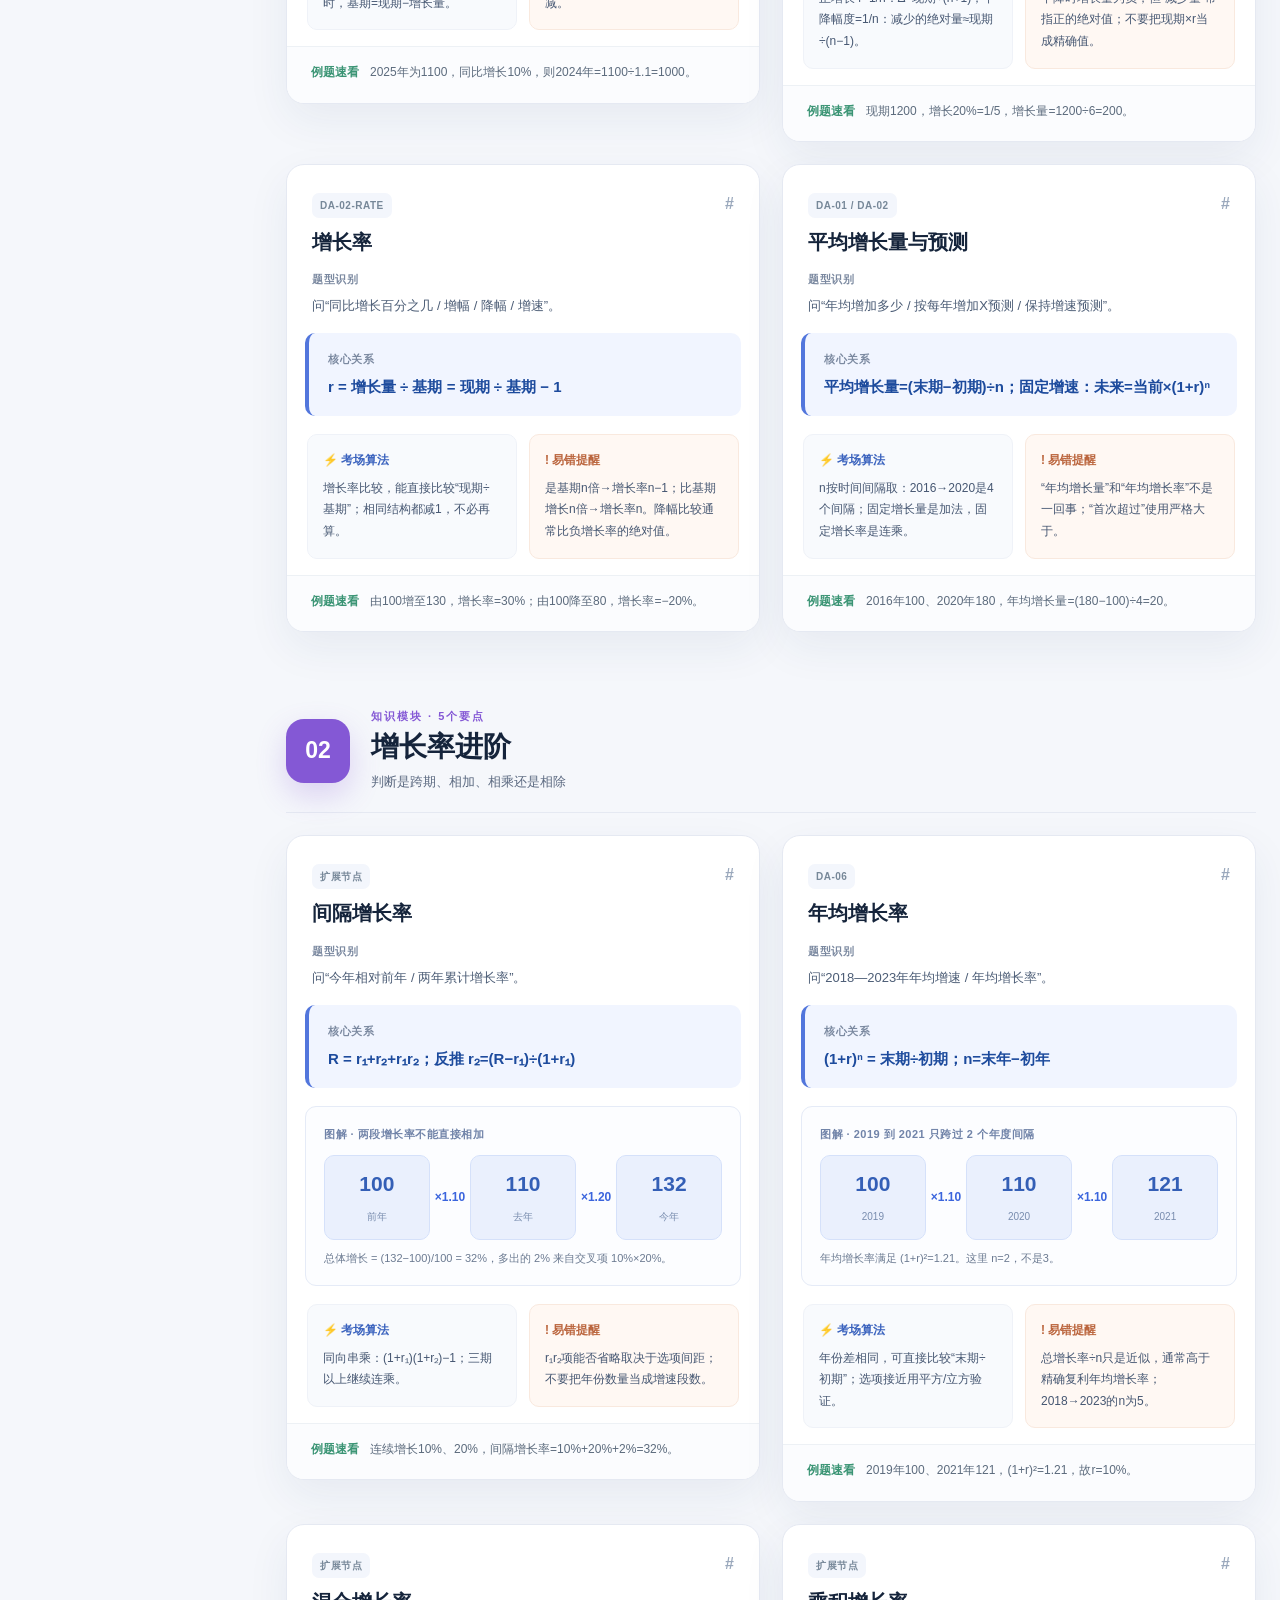
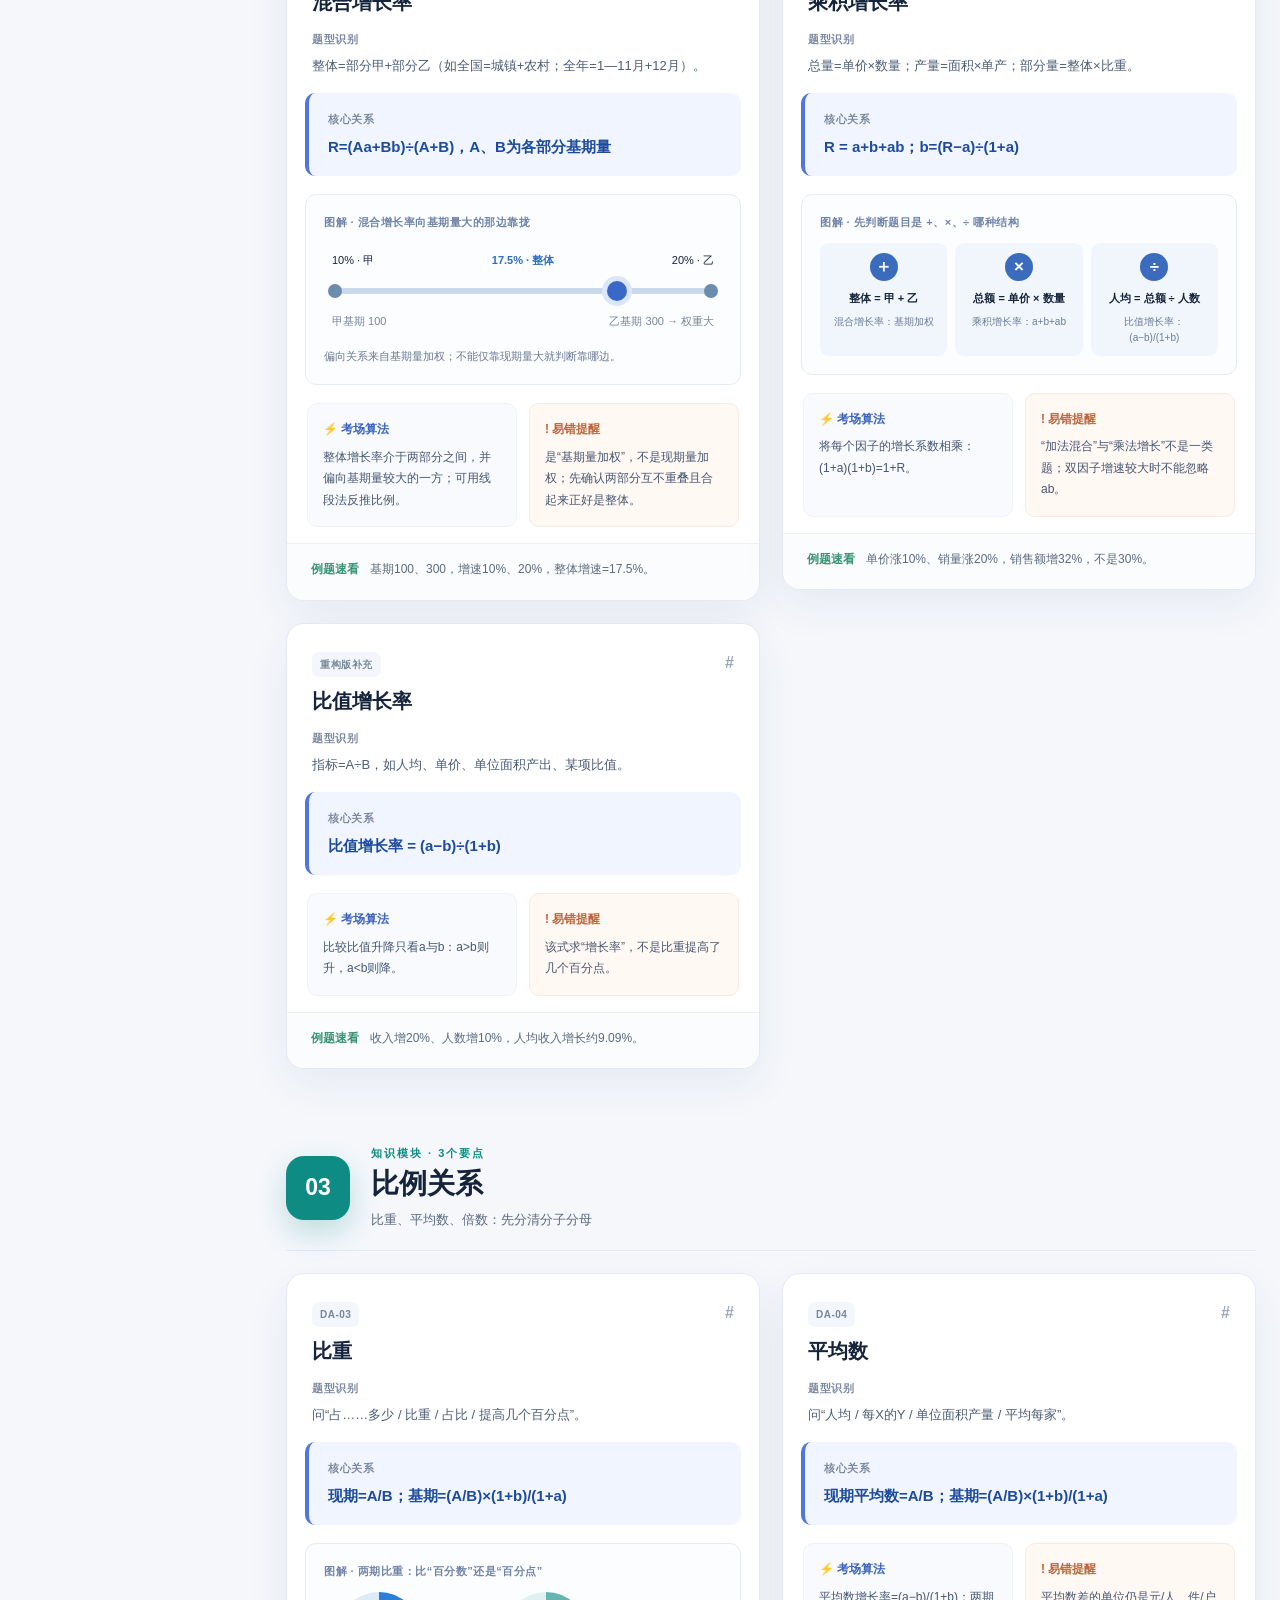
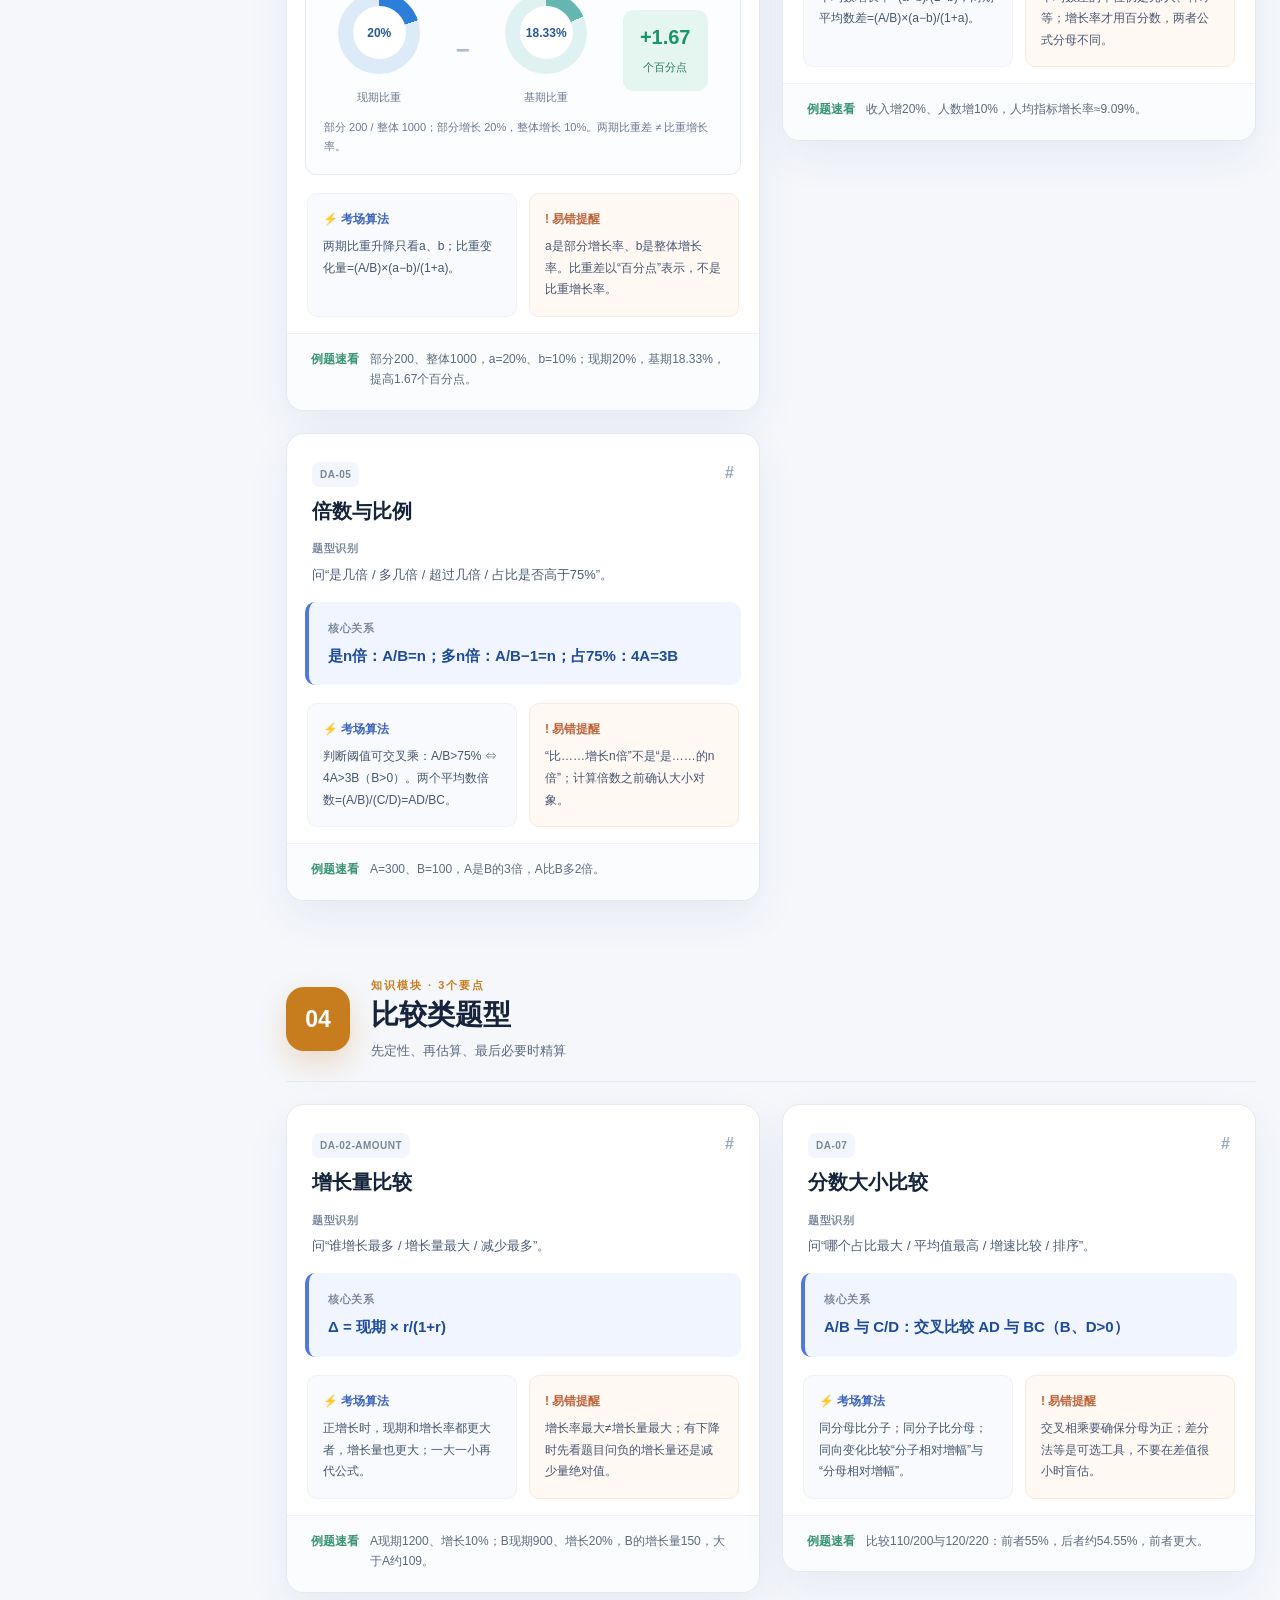
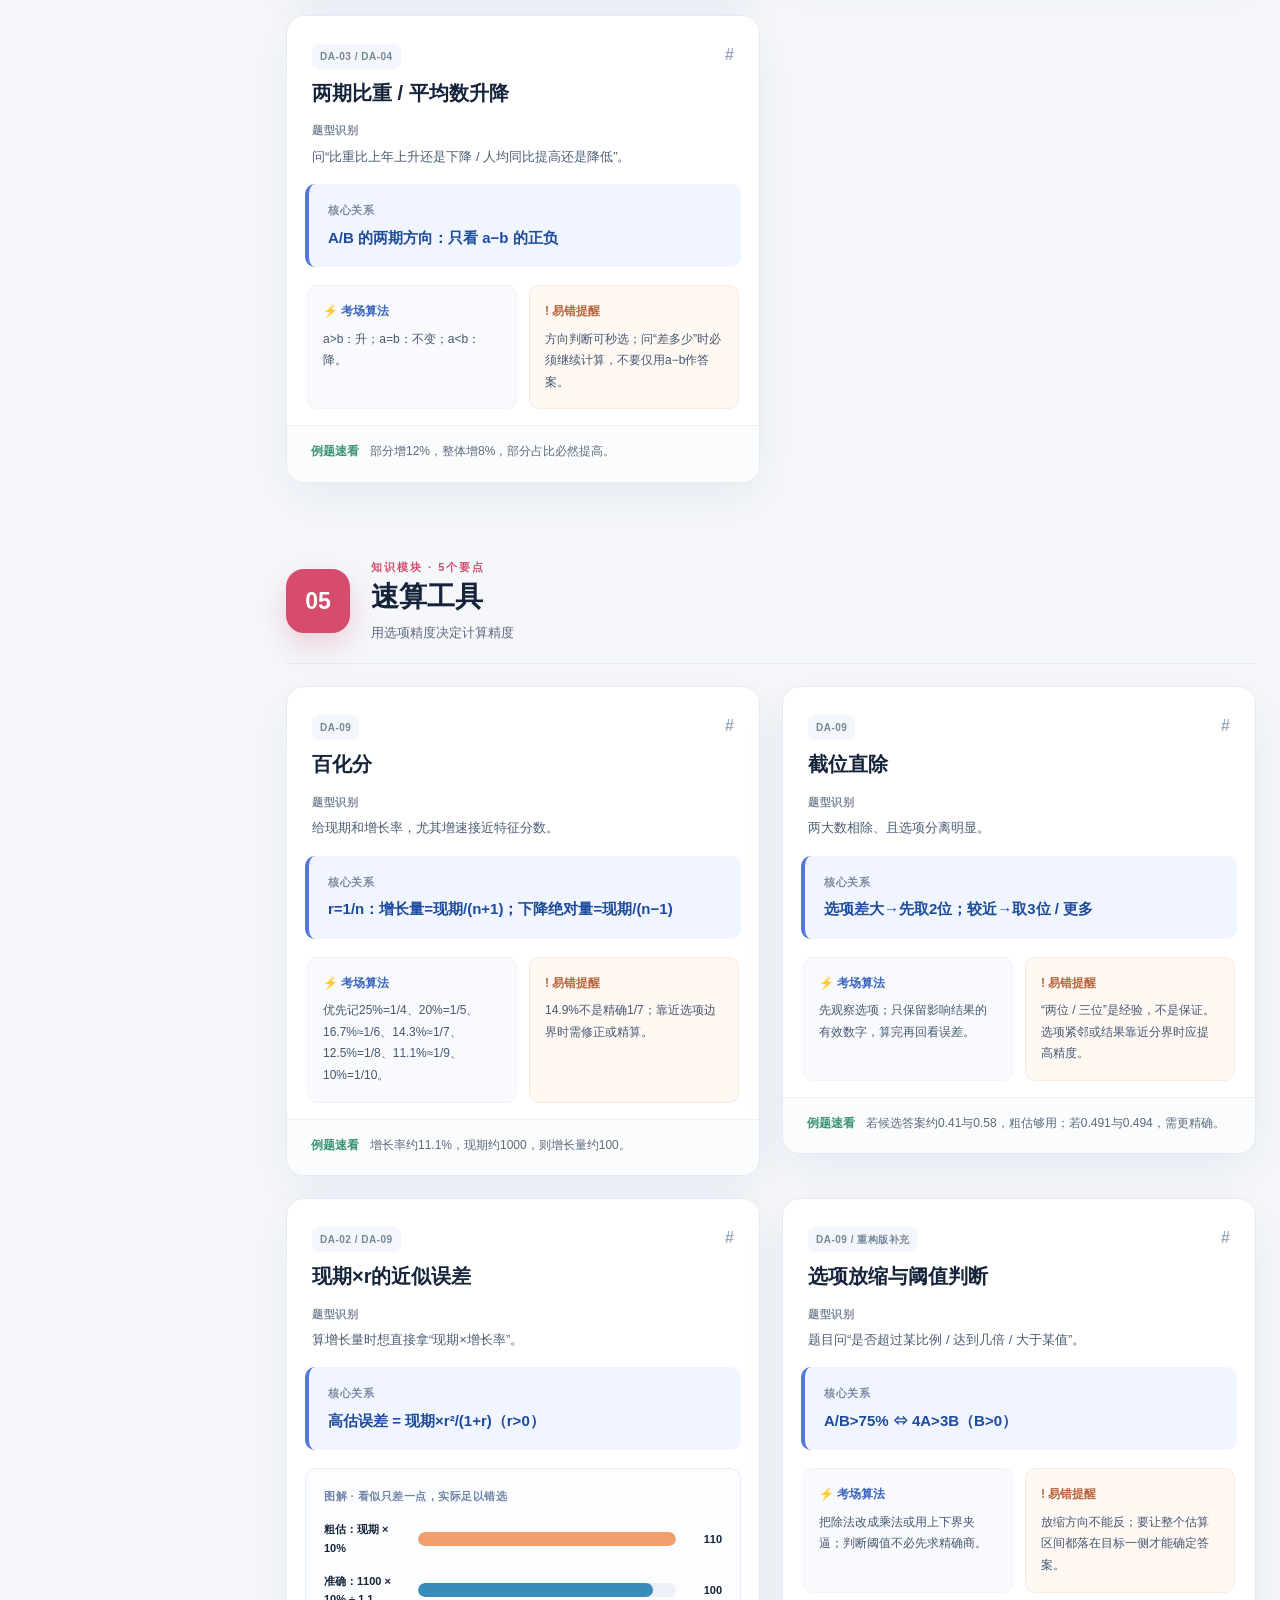
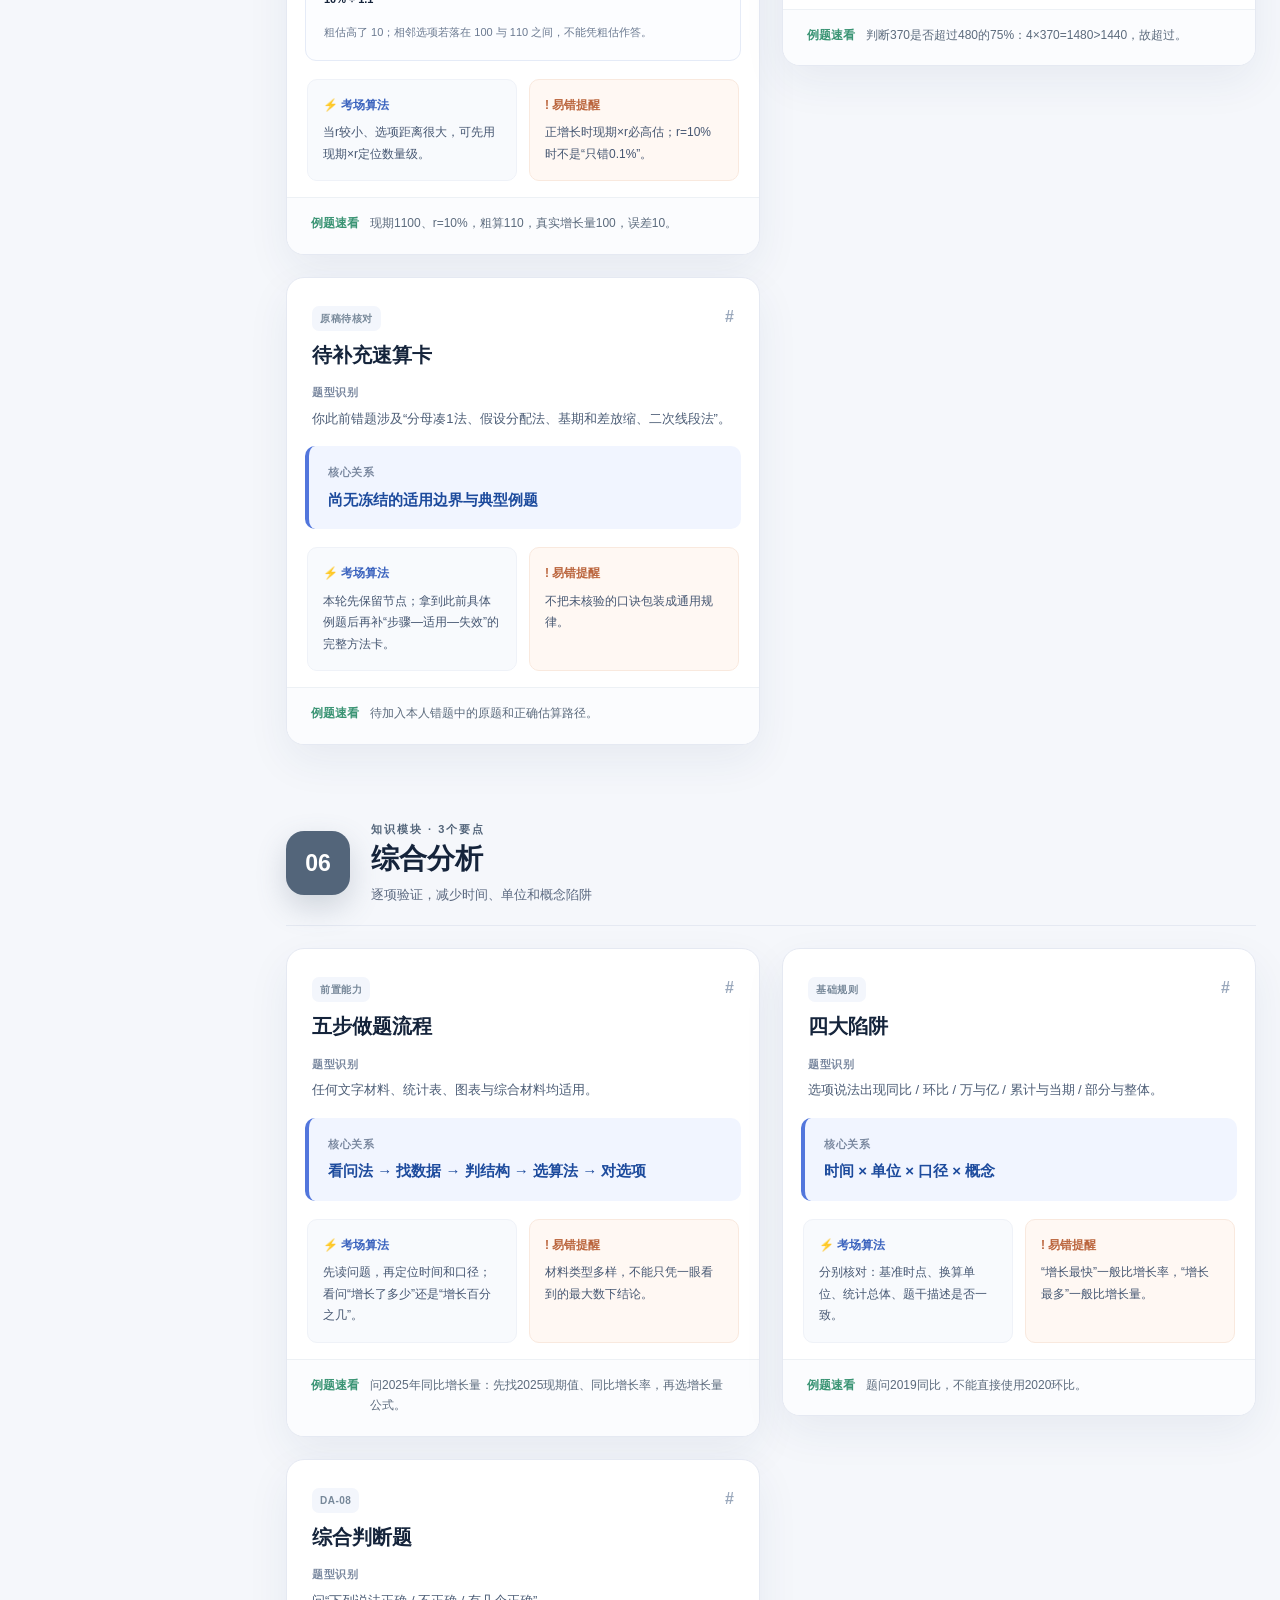
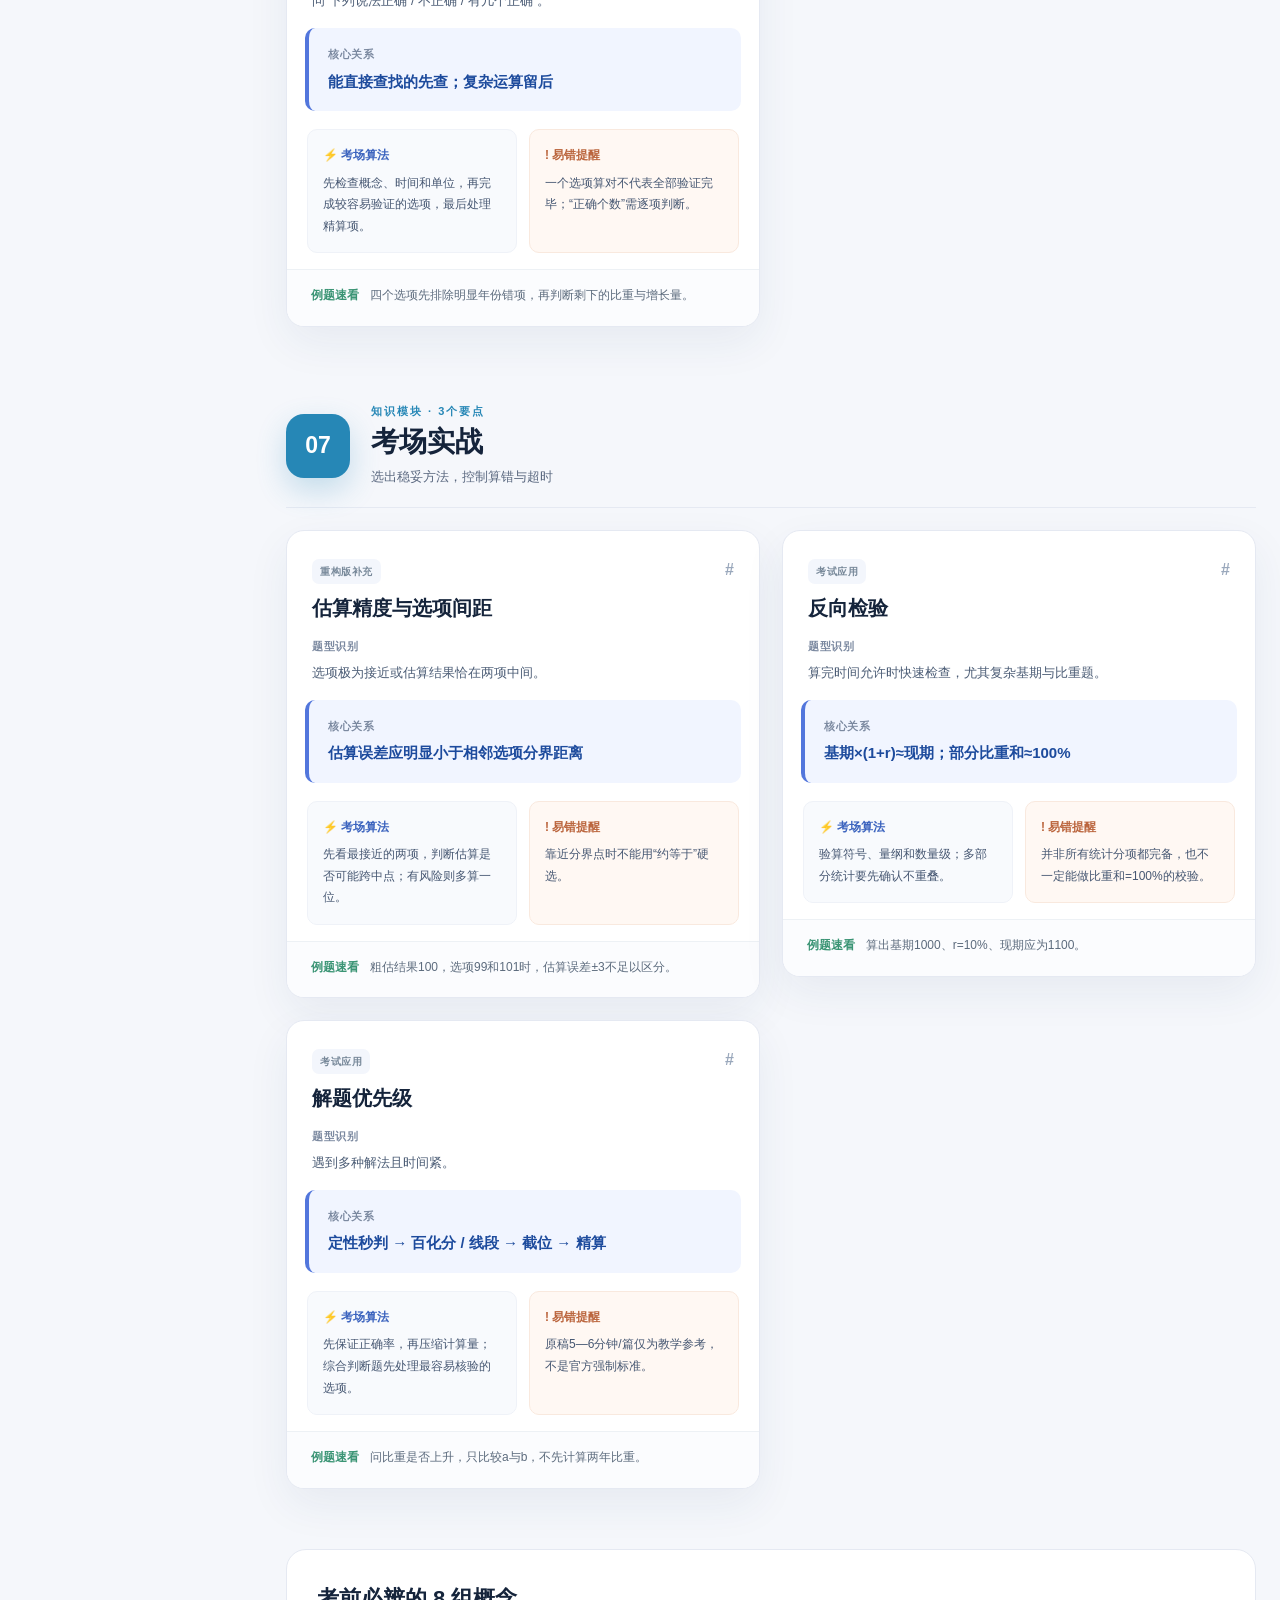
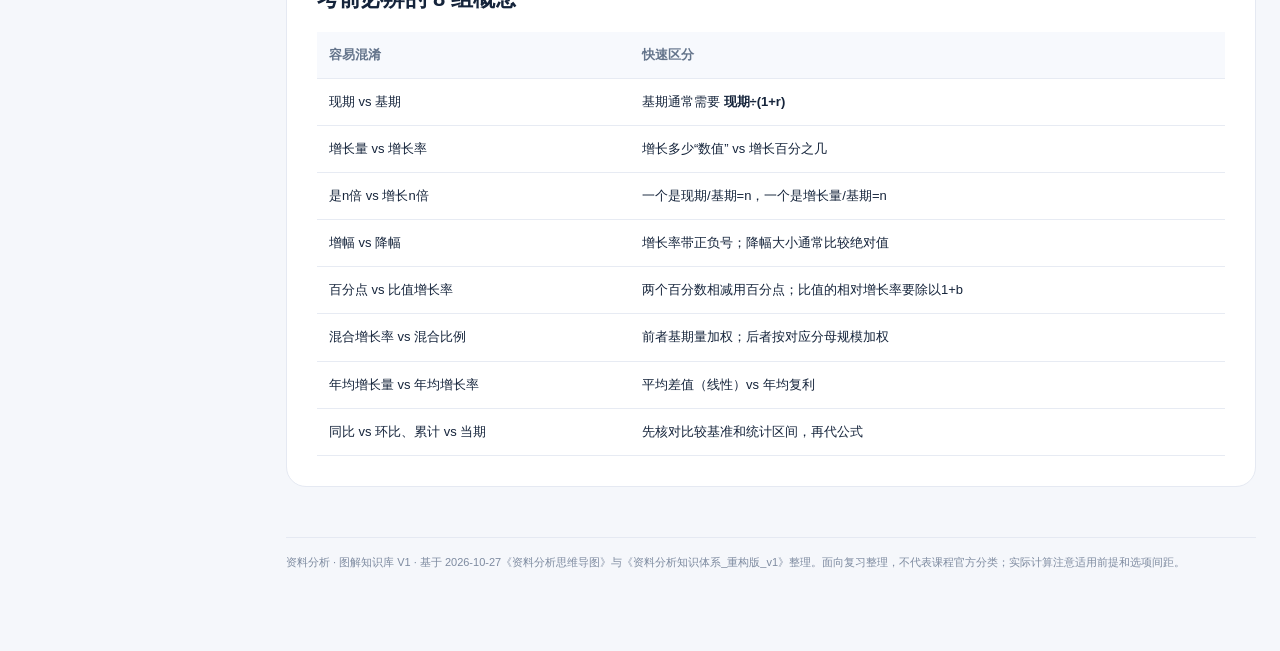
<file: study/资料分析_图文知识库.html>
<!doctype html><html lang="zh-CN"><head><meta charset="utf-8"><meta name="viewport" content="width=device-width, initial-scale=1"><title>资料分析 · 图解知识库｜国考复习</title><style>
:root{--bg:#f5f7fb;--card:#fff;--ink:#15243b;--muted:#5b6980;--line:#e5e9f2;--blue:#3b65dd;--shadow:0 16px 44px rgba(26,55,100,.065)}*{box-sizing:border-box}html{scroll-behavior:smooth}body{margin:0;background:var(--bg);font-family:Inter,-apple-system,BlinkMacSystemFont,"PingFang SC","Microsoft YaHei",Arial,sans-serif;color:var(--ink);line-height:1.7}a{color:inherit;text-decoration:none}button,input{font:inherit}button{cursor:pointer}.app{display:grid;grid-template-columns:262px minmax(0,1fr)}.sidebar{position:sticky;top:0;height:100vh;padding:30px 18px;background:#fff;border-right:1px solid var(--line);overflow:auto}.logo{padding:4px 12px 18px}.logo .mark{width:36px;height:36px;background:#284ec5;border-radius:12px;display:grid;place-items:center;color:white;font-weight:800;font-size:13px;box-shadow:0 7px 16px #cbd8ff}.logo h2{font-size:16px;line-height:1.45;margin:14px 0 3px}.logo p{font-size:11px;color:var(--muted);margin:0}.navtitle{padding:17px 12px 9px;font-size:11px;color:#8793a8;letter-spacing:2px;font-weight:800}.sidebar nav a{display:flex;gap:12px;align-items:center;padding:11px 13px;margin:2px 0;border-radius:12px;color:#4a5b70;font-size:13px;font-weight:650}.sidebar nav a:hover,.sidebar nav a.active{background:#edf2ff;color:#3157c9}.navnum{font-size:12px;font-weight:800;color:#8a9bb9}.sidebar nav a.active .navnum{color:#3157c9}.side-bottom{padding:18px 10px;font-size:11px;color:#8793a8}.main{min-width:0;padding:0 40px 80px;max-width:1580px;width:100%;margin:0 auto}.hero{padding:70px 14px 30px;position:relative}.eyebrow,.overline{font-size:12px;font-weight:800;letter-spacing:1.8px;color:#5270cf}.hero h1{font-size:clamp(32px,4vw,54px);letter-spacing:-1.8px;line-height:1.25;margin:14px 0 12px}.hero h1 em{font-style:normal;color:var(--blue)}.hero p{color:var(--muted);font-size:15px;max-width:850px}.hero .chips{display:flex;gap:9px;flex-wrap:wrap;margin:24px 0}.chip{font-size:12px;padding:7px 11px;border:1px solid #d9e2f2;border-radius:30px;background:#fff;color:#617188}.toolbar{display:flex;flex-wrap:wrap;gap:10px;margin:22px 0}.action{background:white;border:1px solid #dbe3f3;border-radius:10px;padding:9px 16px;color:#3052a8;font-size:13px;font-weight:750}.action.primary{background:#3158c9;color:#fff;border-color:#3158c9}.searchbar{display:flex;align-items:center;gap:12px;background:#fff;border:1px solid var(--line);padding:12px 16px;border-radius:14px;max-width:530px;margin-top:23px}.searchbar span{color:#8290a8}.searchbar input{width:100%;border:0;outline:0;font-size:14px;color:#14243b}.search-count{font-size:12px;color:var(--muted);margin:7px 0 0}.notice{border:1px solid #d8e3f9;background:#eaf0fc;padding:18px 23px;border-radius:14px;margin:22px 0 28px;color:#3a5481;font-size:13px}.notice strong{color:#233e82}.overview{display:grid;grid-template-columns:repeat(7,minmax(0,1fr));gap:9px;margin:20px 0 44px}.overview a{background:#fff;min-height:112px;border:1px solid #e3e8f2;border-radius:15px;padding:14px;display:flex;flex-direction:column;justify-content:space-between;box-shadow:0 5px 12px #eff2f7}.overview a b{font-size:13px}.overview a span{font-size:11px;color:#7a8a9e}.overview .onum{font-size:23px;color:#6681c2;font-weight:900}.section-heading{display:flex;align-items:center;gap:21px;padding:15px 0 18px;border-bottom:1px solid var(--line);margin-bottom:22px}.section-index{background:var(--tone);color:#fff;width:64px;height:64px;display:grid;place-items:center;border-radius:18px;font-size:23px;font-weight:800;box-shadow:0 12px 30px color-mix(in srgb,var(--tone) 24%, transparent)}.section-heading p{margin:0;color:var(--tone);font-size:11px;font-weight:850;letter-spacing:2px}.section-heading h2{font-size:28px;line-height:1.2;margin:4px 0}.section-heading small{color:var(--muted);font-size:13px}.module{scroll-margin-top:20px;margin-bottom:60px}.topics{display:grid;grid-template-columns:repeat(2,minmax(0,1fr));gap:22px;align-items:start}.topic{background:var(--card);border:1px solid var(--line);border-radius:18px;overflow:hidden;box-shadow:var(--shadow);scroll-margin-top:20px;break-inside:avoid}.topic-head{display:flex;justify-content:space-between;align-items:flex-start;padding:25px 25px 15px}.topic-id{font-size:10px;display:inline-block;letter-spacing:.5px;padding:4px 8px;background:#f3f6fc;color:#789;border-radius:7px;font-weight:800}.topic h3{font-size:20px;line-height:1.28;margin:12px 0 0}.anchor{color:#9aa8bc;font-weight:800}.recognize{margin:0 25px 16px}.recognize>span,.formula>span{display:block;color:#7b89a0;font-size:11px;font-weight:800;letter-spacing:.7px}.recognize p{font-size:13px;margin:6px 0;color:#4c5d76}.formula{padding:17px 19px;margin:0 18px 18px;background:#f1f5ff;border-left:4px solid #5276dc;border-radius:10px}.formula strong{display:block;font-size:15px;font-weight:800;margin-top:5px;line-height:1.7;word-break:break-word;color:#1d4b9d}.t-grid{display:grid;grid-template-columns:1fr 1fr;gap:12px;padding:0 20px 16px}.t-grid>div{background:#f8fafd;padding:15px;border-radius:10px;border:1px solid #eff2f8}.t-grid .caution{background:#fff8f3;border-color:#f9e9de}.minor-title{font-weight:850;font-size:12px;color:#3b63be;margin-bottom:7px}.caution .minor-title{color:#bb653d}.t-grid p{font-size:12px;line-height:1.8;margin:0;color:#465772}.example{display:flex;gap:11px;align-items:flex-start;background:#fbfcfe;border-top:1px solid #edf1f5;padding:15px 24px 20px;font-size:12px;color:#5c6b7d}.example b{flex:0 0 auto;color:#3a9474}.visual{margin:0 18px 18px;padding:18px;border:1px solid #e5ebf7;border-radius:11px;background:#fcfdff;overflow:hidden}.visual svg{width:100%;height:auto;display:block}.visual-kicker{font-size:11px;color:#7184a9;font-weight:900;letter-spacing:.5px;margin-bottom:11px}.visual-caption{font-size:11px;color:#6b7a91;line-height:1.7;margin:9px 0 0}.compare-tiles{display:grid;grid-template-columns:1fr 1fr;gap:10px}.tile{padding:12px;border-radius:11px}.tile.up{background:#e9f8ee}.tile.down{background:#fff0ec}.tile .eyebrow{font-size:10px;letter-spacing:0;color:#608b78}.tile.down .eyebrow{color:#ae7766}.tile .big{font-size:18px;font-weight:850;margin:8px 0;color:#267c55}.tile.down .big{color:#b95f45}.tile .mini{font-size:10px;color:#687a7a}.bargraph{width:100%;height:10px;background:#e9edf1;display:flex;margin-top:14px;border-radius:8px;overflow:hidden}.bargraph i{display:block;background:#529d77}.bargraph em{display:block;background:#eead71}.timeline{display:flex;align-items:center;justify-content:space-between;gap:5px}.timeline span{background:#eaf0fd;border:1px solid #d5e1fa;border-radius:10px;min-width:76px;flex:1;text-align:center;padding:10px 6px}.timeline b{display:block;font-size:21px;color:#345fb6}.timeline small{font-size:10px;color:#788cae}.timeline i{font-size:12px;font-weight:800;font-style:normal;color:#3b65dd}.rate-axis{padding:8px}.axis-labels,.axis-weight{display:flex;align-items:center;justify-content:space-between;gap:10px;font-size:11px}.axis-labels strong{color:#2f6dbd}.axis-line{height:6px;background:#c9d9eb;position:relative;border-radius:9px;margin:18px 3px}.axis-line i{display:block;position:absolute;top:50%;transform:translate(-50%,-50%);border-radius:50%;height:14px;width:14px;background:#6b8cad}.axis-line .dot-a{left:0}.axis-line .dot-r{left:75%;height:20px;width:20px;background:#3a68c8;box-shadow:0 0 0 5px #dbe6fb}.axis-line .dot-b{left:100%}.axis-weight{color:#77859a}.structure{display:grid;grid-template-columns:repeat(3,1fr);gap:8px}.structure>div{background:#f1f5fc;border-radius:9px;padding:10px;text-align:center}.structure b{display:block;font-size:11px;line-height:1.6}.structure small{display:block;font-size:10px;color:#6b7d97;line-height:1.6;margin-top:6px}.operator{display:grid;place-items:center;margin:0 auto 9px;border-radius:50%;width:28px;height:28px;background:#3a6bbd;color:#fff;font-size:17px;font-weight:800}.share-fig{display:flex;align-items:center;justify-content:space-around;gap:7px}.share-fig>div:not(.result-points){text-align:center}.share-fig small{font-size:11px;color:#6b7d90;white-space:nowrap}.donut{width:82px;height:82px;border-radius:50%;display:grid;place-items:center;margin:auto auto 8px;position:relative}.donut:after{content:'';position:absolute;width:53px;height:53px;background:white;border-radius:50%}.donut span{position:relative;z-index:1;font-size:12px;font-weight:900;color:#255a96}.donut.current{background:conic-gradient(#2b7fd8 0 20%,#dcebf7 20% 100%)}.donut.previous{background:conic-gradient(#65b5b0 0 18.33%,#e0f1f1 18.33% 100%)}.fig-arrow{font-weight:900;font-size:24px;color:#aebaca}.result-points{border-radius:11px;background:#e5f5ef;padding:12px;text-align:center;min-width:85px}.result-points b{display:block;font-size:20px;color:#1b946a;line-height:1.5}.result-points small{color:#247c61}.error-bars>div{display:grid;grid-template-columns:1fr 3fr 38px;align-items:center;gap:8px;font-size:11px;margin:14px 0}.error-bars b{font-size:11px;font-weight:750}.error-bars .track{height:14px;background:#edf1f7;border-radius:8px;overflow:hidden}.error-bars i{display:block;height:100%;border-radius:8px}.error-bars strong{text-align:right}.summary-note{margin-top:35px;background:#fff;padding:30px;border:1px solid var(--line);border-radius:20px}.summary-note h2{margin:0 0 15px;font-size:22px}.summary-note table{width:100%;border-collapse:collapse;font-size:13px}.summary-note th,.summary-note td{text-align:left;vertical-align:top;padding:12px;border-bottom:1px solid #e7ebf3}.summary-note th{color:#64748b;background:#f7f9fd}.summary-note .red{color:#bc5a3a;font-weight:800}.foot{margin:50px 0 10px;padding:15px 0 0;border-top:1px solid var(--line);color:#7e8ba0;font-size:11px}.hidden{display:none!important}.notfound{font-size:13px;color:#b2564b;display:none;padding:10px 0}.notfound.show{display:block}@media(max-width:1350px){.overview{grid-template-columns:repeat(4,1fr)}.main{padding:0 24px 70px}}@media(max-width:1080px){.app{grid-template-columns:1fr}.sidebar{position:static;height:auto;padding:10px 18px}.logo{display:none}.navtitle,.side-bottom{display:none}.sidebar nav{display:flex;overflow:auto;gap:5px}.sidebar nav a{white-space:nowrap}.main{padding:0 18px 50px}.topics{grid-template-columns:1fr 1fr}.overview{grid-template-columns:repeat(4,1fr)}}@media(max-width:760px){.topics{grid-template-columns:1fr}.overview{grid-template-columns:repeat(2,1fr)}.hero{padding:42px 0 18px}.hero h1{font-size:30px}.t-grid{grid-template-columns:1fr}.section-heading h2{font-size:24px}.main{padding:0 12px 40px}.sidebar{padding:7px}.structure b{font-size:10px}.hero p{font-size:13px}.summary-note{padding:18px;overflow:auto}}@media print{@page{size:A4;margin:13mm 11mm}body{background:white;-webkit-print-color-adjust:exact;print-color-adjust:exact}.app{display:block}.sidebar,.toolbar,.searchbar,.search-count,.anchor,.overview{display:none!important}.main{padding:0;max-width:100%}.hero{padding:0 0 10mm}.hero h1{font-size:26pt}.hero p{font-size:10pt}.hero .chips{margin:10px 0}.notice{margin:9px 0 14px}.module{margin-bottom:15mm}.topics{display:grid;grid-template-columns:1fr 1fr;gap:9px}.topic{box-shadow:none;border-color:#d6dfeb;break-inside:avoid;page-break-inside:avoid}.topic-head{padding:15px 14px 9px}.topic h3{font-size:14pt}.recognize{margin:0 14px 9px}.formula{margin:0 11px 11px;padding:9px}.formula strong{font-size:10pt}.t-grid{padding:0 11px 9px;gap:6px}.t-grid>div{padding:7px}.t-grid p,.recognize p{font-size:8pt}.visual{margin:0 11px 10px;padding:9px}.example{font-size:8pt;padding:8px 12px}.section-heading{margin-bottom:13px}.foot{font-size:8pt}.summary-note{page-break-before:always}.visual-caption{font-size:7pt}}
</style></head><body><div class="app"><aside class="sidebar"><div class="logo"><div class="mark">DA</div><h2>资料分析 · 图解知识库</h2><p>Knowledge Atlas / 2026.10</p></div><div class="navtitle">七大知识模块</div><nav><a href="#s-foundation" data-nav="foundation"><span class="navnum">01</span><span>基础概念</span></a>
<a href="#s-advanced" data-nav="advanced"><span class="navnum">02</span><span>增长率进阶</span></a>
<a href="#s-ratio" data-nav="ratio"><span class="navnum">03</span><span>比例关系</span></a>
<a href="#s-compare" data-nav="compare"><span class="navnum">04</span><span>比较类题型</span></a>
<a href="#s-speed" data-nav="speed"><span class="navnum">05</span><span>速算工具</span></a>
<a href="#s-integrated" data-nav="integrated"><span class="navnum">06</span><span>综合分析</span></a>
<a href="#s-exam" data-nav="exam"><span class="navnum">07</span><span>考场实战</span></a></nav><div class="side-bottom">支持离线打开 · 搜索 · A4打印<br>基础：已上传思维导图 + 重构版 V1</div></aside><main class="main"><header class="hero"><div class="overline">CIVIL SERVICE EXAM · DATA ANALYSIS</div><h1>资料分析，<em>一图弄懂一道题。</em></h1><p>按「题型识别 → 核心公式 → 图解理解 → 考场算法 → 易错提醒 → 例题」组织，既可系统复习，也可作为错题复盘的知识卡。</p><div class="chips"><span class="chip">7 大模块</span><span class="chip">26 张知识卡</span><span class="chip">8 组图示</span><span class="chip">离线可用</span><span class="chip">A4 打印优化</span></div><div class="toolbar"><button class="action primary" onclick="window.print()">🖨 打印 / 另存 PDF</button><button class="action" onclick="location.href='./'">◎ 打开思维导图</button><button class="action" onclick="location.href='../'">Router Hub</button><button class="action" onclick="window.scrollTo({top:0,behavior:'smooth'})">↑ 返回顶部</button></div><label class="searchbar"><span>⌕</span><input id="search" type="search" placeholder="搜索：基期、百分点、百化分、误差……" aria-label="知识点搜索"></label><div class="search-count" id="count">显示全部 26 张知识卡</div><div class="notfound" id="notfound">没有匹配的知识卡，请换个关键词。</div></header><div class="notice"><strong>使用说明：</strong>内容以你上传的知识体系为基础，按考场流程重组；图解、例子与“比值增长率”等是重构版新增的讲解，不代表粉笔讲义官方目录。原稿标注的待核验技巧仍明确标为“待补充”，不擅自补口诀。</div><div class="overview"><a href="#s-foundation"><strong class="onum">01</strong><b>基础概念</b><span>4 个知识点</span></a><a href="#s-advanced"><strong class="onum">02</strong><b>增长率进阶</b><span>5 个知识点</span></a><a href="#s-ratio"><strong class="onum">03</strong><b>比例关系</b><span>3 个知识点</span></a><a href="#s-compare"><strong class="onum">04</strong><b>比较类题型</b><span>3 个知识点</span></a><a href="#s-speed"><strong class="onum">05</strong><b>速算工具</b><span>5 个知识点</span></a><a href="#s-integrated"><strong class="onum">06</strong><b>综合分析</b><span>3 个知识点</span></a><a href="#s-exam"><strong class="onum">07</strong><b>考场实战</b><span>3 个知识点</span></a></div><section class="module" id="s-foundation" style="--tone:#3563e9"><div class="section-heading"><span class="section-index">01</span><div><p>知识模块 · 4个要点</p><h2>基础概念</h2><small>把时间和四个核心量认清</small></div></div><div class="topics"><article class="topic" id="t-period" data-search="period 现期量与基期量 DA-01 问“去年 / 上年同期 / 以前是多少”，求基期；问“今年 / 现在 / 以后是多少”，求现期。 现期 = 基期 × (1+r)；基期 = 现期 ÷ (1+r) 先确定同比还是环比。若下降 d%，将 r 写成 −d；已知增长量时，基期=现期−增长量。 小 r 时 A÷(1+r)≈A×(1−r)，只是估算；基期和差应分别还原再加减。 2025年为1100，同比增长10%，则2024年=1100÷1.1=1000。">
    <div class="topic-head"><div><span class="topic-id">DA-01</span><h3>现期量与基期量</h3></div><a class="anchor" href="#t-period" title="复制此节链接">#</a></div>
    <div class="recognize"><span>题型识别</span><p>问“去年 / 上年同期 / 以前是多少”，求基期；问“今年 / 现在 / 以后是多少”，求现期。</p></div>
    <div class="formula"><span>核心关系</span><strong>现期 = 基期 × (1+r)；基期 = 现期 ÷ (1+r)</strong></div>
    <div class="visual" aria-label="现期基期时间轴"><div class="visual-kicker">图解 · 先找比较起点与终点</div><svg viewBox="0 0 660 130" role="img" aria-label="2024基期1000经10%增长，2025现期1100"><defs><marker id="arrP" markerWidth="7" markerHeight="7" refX="6" refY="3" orient="auto"><path d="M0 0L6 3L0 6" fill="none" stroke="#4773ed" stroke-width="1.5"/></marker></defs><rect x="20" y="34" width="170" height="72" rx="15" fill="#e6edff"/><text x="105" y="59" text-anchor="middle" fill="#4c6294" font-size="15">2024 · 基期</text><text x="105" y="87" text-anchor="middle" font-size="26" font-weight="700" fill="#243c77">1000</text><path d="M205 72H445" stroke="#4773ed" stroke-width="3" marker-end="url(#arrP)"/><text x="325" y="55" text-anchor="middle" font-weight="700" fill="#4773ed" font-size="17">同比 +10%</text><rect x="468" y="34" width="170" height="72" rx="15" fill="#e4f5ed"/><text x="553" y="59" text-anchor="middle" fill="#487b65" font-size="15">2025 · 现期</text><text x="553" y="87" text-anchor="middle" font-size="26" font-weight="700" fill="#197658">1100</text></svg><p class="visual-caption">基期是比较起点；同比、环比仅改变比较的时间区间。</p></div>
    <div class="t-grid"><div><div class="minor-title">⚡ 考场算法</div><p>先确定同比还是环比。若下降 d%，将 r 写成 −d；已知增长量时，基期=现期−增长量。</p></div><div class="caution"><div class="minor-title">! 易错提醒</div><p>小 r 时 A÷(1+r)≈A×(1−r)，只是估算；基期和差应分别还原再加减。</p></div></div>
    <div class="example"><b>例题速看</b><span>2025年为1100，同比增长10%，则2024年=1100÷1.1=1000。</span></div>
  </article>
<article class="topic" id="t-change" data-search="change 增长量 DA-02-AMOUNT 问“增长了多少亿元 / 比上期增加多少”或“减少了多少”。 Δ = 现期−基期 = 现期 × r ÷ (1+r) 正增长 r≈1/n：Δ≈现期÷(n+1)；下降幅度=1/n：减少的绝对量≈现期÷(n−1)。 下降时增长量为负，但“减少量”常指正的绝对值；不要把现期×r当成精确值。 现期1200，增长20%=1/5，增长量=1200÷6=200。">
    <div class="topic-head"><div><span class="topic-id">DA-02-AMOUNT</span><h3>增长量</h3></div><a class="anchor" href="#t-change" title="复制此节链接">#</a></div>
    <div class="recognize"><span>题型识别</span><p>问“增长了多少亿元 / 比上期增加多少”或“减少了多少”。</p></div>
    <div class="formula"><span>核心关系</span><strong>Δ = 现期−基期 = 现期 × r ÷ (1+r)</strong></div>
    <div class="visual"><div class="visual-kicker">图解 · 增长时 +1，下降时 −1</div><div class="compare-tiles"><div class="tile up"><span class="eyebrow">正增长 20% = 1/5</span><div class="big">1200 ÷ <b>6</b> = 200</div><div class="mini">增长量 = 现期 ÷ (5 + 1)</div><div class="bargraph"><i style="width:83%"></i><em style="width:17%"></em></div></div><div class="tile down"><span class="eyebrow">下降 20% = 1/5</span><div class="big">1200 ÷ <b>4</b> = 300</div><div class="mini">减少量 = 现期 ÷ (5 − 1)</div><div class="bargraph"><i style="width:80%"></i><em style="width:20%"></em></div></div></div><p class="visual-caption">两个式子的“现期”都在分子；下降算出的 300 是“减少的绝对量”。</p></div>
    <div class="t-grid"><div><div class="minor-title">⚡ 考场算法</div><p>正增长 r≈1/n：Δ≈现期÷(n+1)；下降幅度=1/n：减少的绝对量≈现期÷(n−1)。</p></div><div class="caution"><div class="minor-title">! 易错提醒</div><p>下降时增长量为负，但“减少量”常指正的绝对值；不要把现期×r当成精确值。</p></div></div>
    <div class="example"><b>例题速看</b><span>现期1200，增长20%=1/5，增长量=1200÷6=200。</span></div>
  </article>
<article class="topic" id="t-rate" data-search="rate 增长率 DA-02-RATE 问“同比增长百分之几 / 增幅 / 降幅 / 增速”。 r = 增长量 ÷ 基期 = 现期 ÷ 基期 − 1 增长率比较，能直接比较“现期÷基期”；相同结构都减1，不必再算。 是基期n倍→增长率n−1；比基期增长n倍→增长率n。降幅比较通常比负增长率的绝对值。 由100增至130，增长率=30%；由100降至80，增长率=−20%。">
    <div class="topic-head"><div><span class="topic-id">DA-02-RATE</span><h3>增长率</h3></div><a class="anchor" href="#t-rate" title="复制此节链接">#</a></div>
    <div class="recognize"><span>题型识别</span><p>问“同比增长百分之几 / 增幅 / 降幅 / 增速”。</p></div>
    <div class="formula"><span>核心关系</span><strong>r = 增长量 ÷ 基期 = 现期 ÷ 基期 − 1</strong></div>

    <div class="t-grid"><div><div class="minor-title">⚡ 考场算法</div><p>增长率比较，能直接比较“现期÷基期”；相同结构都减1，不必再算。</p></div><div class="caution"><div class="minor-title">! 易错提醒</div><p>是基期n倍→增长率n−1；比基期增长n倍→增长率n。降幅比较通常比负增长率的绝对值。</p></div></div>
    <div class="example"><b>例题速看</b><span>由100增至130，增长率=30%；由100降至80，增长率=−20%。</span></div>
  </article>
<article class="topic" id="t-average-amount" data-search="average-amount 平均增长量与预测 DA-01 / DA-02 问“年均增加多少 / 按每年增加X预测 / 保持增速预测”。 平均增长量=(末期−初期)÷n；固定增速：未来=当前×(1+r)ⁿ n按时间间隔取：2016→2020是4个间隔；固定增长量是加法，固定增长率是连乘。 “年均增长量”和“年均增长率”不是一回事；“首次超过”使用严格大于。 2016年100、2020年180，年均增长量=(180−100)÷4=20。">
    <div class="topic-head"><div><span class="topic-id">DA-01 / DA-02</span><h3>平均增长量与预测</h3></div><a class="anchor" href="#t-average-amount" title="复制此节链接">#</a></div>
    <div class="recognize"><span>题型识别</span><p>问“年均增加多少 / 按每年增加X预测 / 保持增速预测”。</p></div>
    <div class="formula"><span>核心关系</span><strong>平均增长量=(末期−初期)÷n；固定增速：未来=当前×(1+r)ⁿ</strong></div>

    <div class="t-grid"><div><div class="minor-title">⚡ 考场算法</div><p>n按时间间隔取：2016→2020是4个间隔；固定增长量是加法，固定增长率是连乘。</p></div><div class="caution"><div class="minor-title">! 易错提醒</div><p>“年均增长量”和“年均增长率”不是一回事；“首次超过”使用严格大于。</p></div></div>
    <div class="example"><b>例题速看</b><span>2016年100、2020年180，年均增长量=(180−100)÷4=20。</span></div>
  </article></div></section><section class="module" id="s-advanced" style="--tone:#8458d5"><div class="section-heading"><span class="section-index">02</span><div><p>知识模块 · 5个要点</p><h2>增长率进阶</h2><small>判断是跨期、相加、相乘还是相除</small></div></div><div class="topics"><article class="topic" id="t-interval" data-search="interval 间隔增长率 扩展节点 问“今年相对前年 / 两年累计增长率”。 R = r₁+r₂+r₁r₂；反推 r₂=(R−r₁)÷(1+r₁) 同向串乘：(1+r₁)(1+r₂)−1；三期以上继续连乘。 r₁r₂项能否省略取决于选项间距；不要把年份数量当成增速段数。 连续增长10%、20%，间隔增长率=10%+20%+2%=32%。">
    <div class="topic-head"><div><span class="topic-id">扩展节点</span><h3>间隔增长率</h3></div><a class="anchor" href="#t-interval" title="复制此节链接">#</a></div>
    <div class="recognize"><span>题型识别</span><p>问“今年相对前年 / 两年累计增长率”。</p></div>
    <div class="formula"><span>核心关系</span><strong>R = r₁+r₂+r₁r₂；反推 r₂=(R−r₁)÷(1+r₁)</strong></div>
    <div class="visual"><div class="visual-kicker">图解 · 两段增长率不能直接相加</div><div class="timeline"><span><b>100</b><small>前年</small></span><i>×1.10</i><span><b>110</b><small>去年</small></span><i>×1.20</i><span><b>132</b><small>今年</small></span></div><p class="visual-caption">总体增长 = (132−100)/100 = 32%，多出的 2% 来自交叉项 10%×20%。</p></div>
    <div class="t-grid"><div><div class="minor-title">⚡ 考场算法</div><p>同向串乘：(1+r₁)(1+r₂)−1；三期以上继续连乘。</p></div><div class="caution"><div class="minor-title">! 易错提醒</div><p>r₁r₂项能否省略取决于选项间距；不要把年份数量当成增速段数。</p></div></div>
    <div class="example"><b>例题速看</b><span>连续增长10%、20%，间隔增长率=10%+20%+2%=32%。</span></div>
  </article>
<article class="topic" id="t-annual" data-search="annual 年均增长率 DA-06 问“2018—2023年年均增速 / 年均增长率”。 (1+r)ⁿ = 末期÷初期；n=末年−初年 年份差相同，可直接比较“末期÷初期”；选项接近用平方/立方验证。 总增长率÷n只是近似，通常高于精确复利年均增长率；2018→2023的n为5。 2019年100、2021年121，(1+r)²=1.21，故r=10%。">
    <div class="topic-head"><div><span class="topic-id">DA-06</span><h3>年均增长率</h3></div><a class="anchor" href="#t-annual" title="复制此节链接">#</a></div>
    <div class="recognize"><span>题型识别</span><p>问“2018—2023年年均增速 / 年均增长率”。</p></div>
    <div class="formula"><span>核心关系</span><strong>(1+r)ⁿ = 末期÷初期；n=末年−初年</strong></div>
    <div class="visual"><div class="visual-kicker">图解 · 2019 到 2021 只跨过 2 个年度间隔</div><div class="timeline"><span><b>100</b><small>2019</small></span><i>×1.10</i><span><b>110</b><small>2020</small></span><i>×1.10</i><span><b>121</b><small>2021</small></span></div><p class="visual-caption">年均增长率满足 (1+r)²=1.21。这里 n=2，不是3。</p></div>
    <div class="t-grid"><div><div class="minor-title">⚡ 考场算法</div><p>年份差相同，可直接比较“末期÷初期”；选项接近用平方/立方验证。</p></div><div class="caution"><div class="minor-title">! 易错提醒</div><p>总增长率÷n只是近似，通常高于精确复利年均增长率；2018→2023的n为5。</p></div></div>
    <div class="example"><b>例题速看</b><span>2019年100、2021年121，(1+r)²=1.21，故r=10%。</span></div>
  </article>
<article class="topic" id="t-mixture" data-search="mixture 混合增长率 扩展节点 整体=部分甲+部分乙（如全国=城镇+农村；全年=1—11月+12月）。 R=(Aa+Bb)÷(A+B)，A、B为各部分基期量 整体增长率介于两部分之间，并偏向基期量较大的一方；可用线段法反推比例。 是“基期量加权”，不是现期量加权；先确认两部分互不重叠且合起来正好是整体。 基期100、300，增速10%、20%，整体增速=17.5%。">
    <div class="topic-head"><div><span class="topic-id">扩展节点</span><h3>混合增长率</h3></div><a class="anchor" href="#t-mixture" title="复制此节链接">#</a></div>
    <div class="recognize"><span>题型识别</span><p>整体=部分甲+部分乙（如全国=城镇+农村；全年=1—11月+12月）。</p></div>
    <div class="formula"><span>核心关系</span><strong>R=(Aa+Bb)÷(A+B)，A、B为各部分基期量</strong></div>
    <div class="visual"><div class="visual-kicker">图解 · 混合增长率向基期量大的那边靠拢</div><div class="rate-axis"><div class="axis-labels"><span>10% · 甲</span><strong>17.5% · 整体</strong><span>20% · 乙</span></div><div class="axis-line"><i class="dot-a"></i><i class="dot-r"></i><i class="dot-b"></i></div><div class="axis-weight"><span>甲基期 100</span><span>乙基期 300 → 权重大</span></div></div><p class="visual-caption">偏向关系来自基期量加权；不能仅靠现期量大就判断靠哪边。</p></div>
    <div class="t-grid"><div><div class="minor-title">⚡ 考场算法</div><p>整体增长率介于两部分之间，并偏向基期量较大的一方；可用线段法反推比例。</p></div><div class="caution"><div class="minor-title">! 易错提醒</div><p>是“基期量加权”，不是现期量加权；先确认两部分互不重叠且合起来正好是整体。</p></div></div>
    <div class="example"><b>例题速看</b><span>基期100、300，增速10%、20%，整体增速=17.5%。</span></div>
  </article>
<article class="topic" id="t-product" data-search="product 乘积增长率 扩展节点 总量=单价×数量；产量=面积×单产；部分量=整体×比重。 R = a+b+ab；b=(R−a)÷(1+a) 将每个因子的增长系数相乘：(1+a)(1+b)=1+R。 “加法混合”与“乘法增长”不是一类题；双因子增速较大时不能忽略ab。 单价涨10%、销量涨20%，销售额增32%，不是30%。">
    <div class="topic-head"><div><span class="topic-id">扩展节点</span><h3>乘积增长率</h3></div><a class="anchor" href="#t-product" title="复制此节链接">#</a></div>
    <div class="recognize"><span>题型识别</span><p>总量=单价×数量；产量=面积×单产；部分量=整体×比重。</p></div>
    <div class="formula"><span>核心关系</span><strong>R = a+b+ab；b=(R−a)÷(1+a)</strong></div>
    <div class="visual"><div class="visual-kicker">图解 · 先判断题目是 +、×、÷ 哪种结构</div><div class="structure"><div><div class="operator">＋</div><b>整体 = 甲 + 乙</b><small>混合增长率：基期加权</small></div><div><div class="operator">×</div><b>总额 = 单价 × 数量</b><small>乘积增长率：a+b+ab</small></div><div><div class="operator">÷</div><b>人均 = 总额 ÷ 人数</b><small>比值增长率：(a−b)/(1+b)</small></div></div></div>
    <div class="t-grid"><div><div class="minor-title">⚡ 考场算法</div><p>将每个因子的增长系数相乘：(1+a)(1+b)=1+R。</p></div><div class="caution"><div class="minor-title">! 易错提醒</div><p>“加法混合”与“乘法增长”不是一类题；双因子增速较大时不能忽略ab。</p></div></div>
    <div class="example"><b>例题速看</b><span>单价涨10%、销量涨20%，销售额增32%，不是30%。</span></div>
  </article>
<article class="topic" id="t-quotient" data-search="quotient 比值增长率 重构版补充 指标=A÷B，如人均、单价、单位面积产出、某项比值。 比值增长率 = (a−b)÷(1+b) 比较比值升降只看a与b：a&gt;b则升，a&lt;b则降。 该式求“增长率”，不是比重提高了几个百分点。 收入增20%、人数增10%，人均收入增长约9.09%。">
    <div class="topic-head"><div><span class="topic-id">重构版补充</span><h3>比值增长率</h3></div><a class="anchor" href="#t-quotient" title="复制此节链接">#</a></div>
    <div class="recognize"><span>题型识别</span><p>指标=A÷B，如人均、单价、单位面积产出、某项比值。</p></div>
    <div class="formula"><span>核心关系</span><strong>比值增长率 = (a−b)÷(1+b)</strong></div>

    <div class="t-grid"><div><div class="minor-title">⚡ 考场算法</div><p>比较比值升降只看a与b：a&gt;b则升，a&lt;b则降。</p></div><div class="caution"><div class="minor-title">! 易错提醒</div><p>该式求“增长率”，不是比重提高了几个百分点。</p></div></div>
    <div class="example"><b>例题速看</b><span>收入增20%、人数增10%，人均收入增长约9.09%。</span></div>
  </article></div></section><section class="module" id="s-ratio" style="--tone:#0e8b82"><div class="section-heading"><span class="section-index">03</span><div><p>知识模块 · 3个要点</p><h2>比例关系</h2><small>比重、平均数、倍数：先分清分子分母</small></div></div><div class="topics"><article class="topic" id="t-share" data-search="share 比重 DA-03 问“占……多少 / 比重 / 占比 / 提高几个百分点”。 现期=A/B；基期=(A/B)×(1+b)/(1+a) 两期比重升降只看a、b；比重变化量=(A/B)×(a−b)/(1+a)。 a是部分增长率、b是整体增长率。比重差以“百分点”表示，不是比重增长率。 部分200、整体1000，a=20%、b=10%；现期20%，基期18.33%，提高1.67个百分点。">
    <div class="topic-head"><div><span class="topic-id">DA-03</span><h3>比重</h3></div><a class="anchor" href="#t-share" title="复制此节链接">#</a></div>
    <div class="recognize"><span>题型识别</span><p>问“占……多少 / 比重 / 占比 / 提高几个百分点”。</p></div>
    <div class="formula"><span>核心关系</span><strong>现期=A/B；基期=(A/B)×(1+b)/(1+a)</strong></div>
    <div class="visual"><div class="visual-kicker">图解 · 两期比重：比“百分数”还是“百分点”</div><div class="share-fig"><div><div class="donut current"><span>20%</span></div><small>现期比重</small></div><span class="fig-arrow">−</span><div><div class="donut previous"><span>18.33%</span></div><small>基期比重</small></div><div class="result-points"><b>+1.67</b><small>个百分点</small></div></div><p class="visual-caption">部分 200 / 整体 1000；部分增长 20%，整体增长 10%。两期比重差 ≠ 比重增长率。</p></div>
    <div class="t-grid"><div><div class="minor-title">⚡ 考场算法</div><p>两期比重升降只看a、b；比重变化量=(A/B)×(a−b)/(1+a)。</p></div><div class="caution"><div class="minor-title">! 易错提醒</div><p>a是部分增长率、b是整体增长率。比重差以“百分点”表示，不是比重增长率。</p></div></div>
    <div class="example"><b>例题速看</b><span>部分200、整体1000，a=20%、b=10%；现期20%，基期18.33%，提高1.67个百分点。</span></div>
  </article>
<article class="topic" id="t-mean" data-search="mean 平均数 DA-04 问“人均 / 每X的Y / 单位面积产量 / 平均每家”。 现期平均数=A/B；基期=(A/B)×(1+b)/(1+a) 平均数增长率=(a−b)/(1+b)；两期平均数差=(A/B)×(a−b)/(1+a)。 平均数差的单位仍是元/人、件/户等；增长率才用百分数，两者公式分母不同。 收入增20%、人数增10%，人均指标增长率≈9.09%。">
    <div class="topic-head"><div><span class="topic-id">DA-04</span><h3>平均数</h3></div><a class="anchor" href="#t-mean" title="复制此节链接">#</a></div>
    <div class="recognize"><span>题型识别</span><p>问“人均 / 每X的Y / 单位面积产量 / 平均每家”。</p></div>
    <div class="formula"><span>核心关系</span><strong>现期平均数=A/B；基期=(A/B)×(1+b)/(1+a)</strong></div>

    <div class="t-grid"><div><div class="minor-title">⚡ 考场算法</div><p>平均数增长率=(a−b)/(1+b)；两期平均数差=(A/B)×(a−b)/(1+a)。</p></div><div class="caution"><div class="minor-title">! 易错提醒</div><p>平均数差的单位仍是元/人、件/户等；增长率才用百分数，两者公式分母不同。</p></div></div>
    <div class="example"><b>例题速看</b><span>收入增20%、人数增10%，人均指标增长率≈9.09%。</span></div>
  </article>
<article class="topic" id="t-multiple" data-search="multiple 倍数与比例 DA-05 问“是几倍 / 多几倍 / 超过几倍 / 占比是否高于75%”。 是n倍：A/B=n；多n倍：A/B−1=n；占75%：4A=3B 判断阈值可交叉乘：A/B&gt;75% ⇔ 4A&gt;3B（B&gt;0）。两个平均数倍数=(A/B)/(C/D)=AD/BC。 “比……增长n倍”不是“是……的n倍”；计算倍数之前确认大小对象。 A=300、B=100，A是B的3倍，A比B多2倍。">
    <div class="topic-head"><div><span class="topic-id">DA-05</span><h3>倍数与比例</h3></div><a class="anchor" href="#t-multiple" title="复制此节链接">#</a></div>
    <div class="recognize"><span>题型识别</span><p>问“是几倍 / 多几倍 / 超过几倍 / 占比是否高于75%”。</p></div>
    <div class="formula"><span>核心关系</span><strong>是n倍：A/B=n；多n倍：A/B−1=n；占75%：4A=3B</strong></div>

    <div class="t-grid"><div><div class="minor-title">⚡ 考场算法</div><p>判断阈值可交叉乘：A/B&gt;75% ⇔ 4A&gt;3B（B&gt;0）。两个平均数倍数=(A/B)/(C/D)=AD/BC。</p></div><div class="caution"><div class="minor-title">! 易错提醒</div><p>“比……增长n倍”不是“是……的n倍”；计算倍数之前确认大小对象。</p></div></div>
    <div class="example"><b>例题速看</b><span>A=300、B=100，A是B的3倍，A比B多2倍。</span></div>
  </article></div></section><section class="module" id="s-compare" style="--tone:#c77c1e"><div class="section-heading"><span class="section-index">04</span><div><p>知识模块 · 3个要点</p><h2>比较类题型</h2><small>先定性、再估算、最后必要时精算</small></div></div><div class="topics"><article class="topic" id="t-delta-compare" data-search="delta-compare 增长量比较 DA-02-AMOUNT 问“谁增长最多 / 增长量最大 / 减少最多”。 Δ = 现期 × r/(1+r) 正增长时，现期和增长率都更大者，增长量也更大；一大一小再代公式。 增长率最大≠增长量最大；有下降时先看题目问负的增长量还是减少量绝对值。 A现期1200、增长10%；B现期900、增长20%，B的增长量150，大于A约109。">
    <div class="topic-head"><div><span class="topic-id">DA-02-AMOUNT</span><h3>增长量比较</h3></div><a class="anchor" href="#t-delta-compare" title="复制此节链接">#</a></div>
    <div class="recognize"><span>题型识别</span><p>问“谁增长最多 / 增长量最大 / 减少最多”。</p></div>
    <div class="formula"><span>核心关系</span><strong>Δ = 现期 × r/(1+r)</strong></div>

    <div class="t-grid"><div><div class="minor-title">⚡ 考场算法</div><p>正增长时，现期和增长率都更大者，增长量也更大；一大一小再代公式。</p></div><div class="caution"><div class="minor-title">! 易错提醒</div><p>增长率最大≠增长量最大；有下降时先看题目问负的增长量还是减少量绝对值。</p></div></div>
    <div class="example"><b>例题速看</b><span>A现期1200、增长10%；B现期900、增长20%，B的增长量150，大于A约109。</span></div>
  </article>
<article class="topic" id="t-fraction-compare" data-search="fraction-compare 分数大小比较 DA-07 问“哪个占比最大 / 平均值最高 / 增速比较 / 排序”。 A/B 与 C/D：交叉比较 AD 与 BC（B、D&gt;0） 同分母比分子；同分子比分母；同向变化比较“分子相对增幅”与“分母相对增幅”。 交叉相乘要确保分母为正；差分法等是可选工具，不要在差值很小时盲估。 比较110/200与120/220：前者55%，后者约54.55%，前者更大。">
    <div class="topic-head"><div><span class="topic-id">DA-07</span><h3>分数大小比较</h3></div><a class="anchor" href="#t-fraction-compare" title="复制此节链接">#</a></div>
    <div class="recognize"><span>题型识别</span><p>问“哪个占比最大 / 平均值最高 / 增速比较 / 排序”。</p></div>
    <div class="formula"><span>核心关系</span><strong>A/B 与 C/D：交叉比较 AD 与 BC（B、D&gt;0）</strong></div>

    <div class="t-grid"><div><div class="minor-title">⚡ 考场算法</div><p>同分母比分子；同分子比分母；同向变化比较“分子相对增幅”与“分母相对增幅”。</p></div><div class="caution"><div class="minor-title">! 易错提醒</div><p>交叉相乘要确保分母为正；差分法等是可选工具，不要在差值很小时盲估。</p></div></div>
    <div class="example"><b>例题速看</b><span>比较110/200与120/220：前者55%，后者约54.55%，前者更大。</span></div>
  </article>
<article class="topic" id="t-change-compare" data-search="change-compare 两期比重 / 平均数升降 DA-03 / DA-04 问“比重比上年上升还是下降 / 人均同比提高还是降低”。 A/B 的两期方向：只看 a−b 的正负 a&gt;b：升；a=b：不变；a&lt;b：降。 方向判断可秒选；问“差多少”时必须继续计算，不要仅用a−b作答案。 部分增12%，整体增8%，部分占比必然提高。">
    <div class="topic-head"><div><span class="topic-id">DA-03 / DA-04</span><h3>两期比重 / 平均数升降</h3></div><a class="anchor" href="#t-change-compare" title="复制此节链接">#</a></div>
    <div class="recognize"><span>题型识别</span><p>问“比重比上年上升还是下降 / 人均同比提高还是降低”。</p></div>
    <div class="formula"><span>核心关系</span><strong>A/B 的两期方向：只看 a−b 的正负</strong></div>

    <div class="t-grid"><div><div class="minor-title">⚡ 考场算法</div><p>a&gt;b：升；a=b：不变；a&lt;b：降。</p></div><div class="caution"><div class="minor-title">! 易错提醒</div><p>方向判断可秒选；问“差多少”时必须继续计算，不要仅用a−b作答案。</p></div></div>
    <div class="example"><b>例题速看</b><span>部分增12%，整体增8%，部分占比必然提高。</span></div>
  </article></div></section><section class="module" id="s-speed" style="--tone:#d64c6d"><div class="section-heading"><span class="section-index">05</span><div><p>知识模块 · 5个要点</p><h2>速算工具</h2><small>用选项精度决定计算精度</small></div></div><div class="topics"><article class="topic" id="t-fractionization" data-search="fractionization 百化分 DA-09 给现期和增长率，尤其增速接近特征分数。 r=1/n：增长量=现期/(n+1)；下降绝对量=现期/(n−1) 优先记25%=1/4、20%=1/5、16.7%≈1/6、14.3%≈1/7、12.5%=1/8、11.1%≈1/9、10%=1/10。 14.9%不是精确1/7；靠近选项边界时需修正或精算。 增长率约11.1%，现期约1000，则增长量约100。">
    <div class="topic-head"><div><span class="topic-id">DA-09</span><h3>百化分</h3></div><a class="anchor" href="#t-fractionization" title="复制此节链接">#</a></div>
    <div class="recognize"><span>题型识别</span><p>给现期和增长率，尤其增速接近特征分数。</p></div>
    <div class="formula"><span>核心关系</span><strong>r=1/n：增长量=现期/(n+1)；下降绝对量=现期/(n−1)</strong></div>

    <div class="t-grid"><div><div class="minor-title">⚡ 考场算法</div><p>优先记25%=1/4、20%=1/5、16.7%≈1/6、14.3%≈1/7、12.5%=1/8、11.1%≈1/9、10%=1/10。</p></div><div class="caution"><div class="minor-title">! 易错提醒</div><p>14.9%不是精确1/7；靠近选项边界时需修正或精算。</p></div></div>
    <div class="example"><b>例题速看</b><span>增长率约11.1%，现期约1000，则增长量约100。</span></div>
  </article>
<article class="topic" id="t-truncate" data-search="truncate 截位直除 DA-09 两大数相除、且选项分离明显。 选项差大→先取2位；较近→取3位 / 更多 先观察选项；只保留影响结果的有效数字，算完再回看误差。 “两位 / 三位”是经验，不是保证。选项紧邻或结果靠近分界时应提高精度。 若候选答案约0.41与0.58，粗估够用；若0.491与0.494，需更精确。">
    <div class="topic-head"><div><span class="topic-id">DA-09</span><h3>截位直除</h3></div><a class="anchor" href="#t-truncate" title="复制此节链接">#</a></div>
    <div class="recognize"><span>题型识别</span><p>两大数相除、且选项分离明显。</p></div>
    <div class="formula"><span>核心关系</span><strong>选项差大→先取2位；较近→取3位 / 更多</strong></div>

    <div class="t-grid"><div><div class="minor-title">⚡ 考场算法</div><p>先观察选项；只保留影响结果的有效数字，算完再回看误差。</p></div><div class="caution"><div class="minor-title">! 易错提醒</div><p>“两位 / 三位”是经验，不是保证。选项紧邻或结果靠近分界时应提高精度。</p></div></div>
    <div class="example"><b>例题速看</b><span>若候选答案约0.41与0.58，粗估够用；若0.491与0.494，需更精确。</span></div>
  </article>
<article class="topic" id="t-approx-error" data-search="approx-error 现期×r的近似误差 DA-02 / DA-09 算增长量时想直接拿“现期×增长率”。 高估误差 = 现期×r²/(1+r)（r&gt;0） 当r较小、选项距离很大，可先用现期×r定位数量级。 正增长时现期×r必高估；r=10%时不是“只错0.1%”。 现期1100、r=10%，粗算110，真实增长量100，误差10。">
    <div class="topic-head"><div><span class="topic-id">DA-02 / DA-09</span><h3>现期×r的近似误差</h3></div><a class="anchor" href="#t-approx-error" title="复制此节链接">#</a></div>
    <div class="recognize"><span>题型识别</span><p>算增长量时想直接拿“现期×增长率”。</p></div>
    <div class="formula"><span>核心关系</span><strong>高估误差 = 现期×r²/(1+r)（r&gt;0）</strong></div>
    <div class="visual"><div class="visual-kicker">图解 · 看似只差一点，实际足以错选</div><div class="error-bars"><div><b>粗估：现期 × 10%</b><div class="track"><i style="width:100%;background:#ee9f6d"></i></div><strong>110</strong></div><div><b>准确：1100 × 10% ÷ 1.1</b><div class="track"><i style="width:90.91%;background:#378cba"></i></div><strong>100</strong></div></div><p class="visual-caption">粗估高了 10；相邻选项若落在 100 与 110 之间，不能凭粗估作答。</p></div>
    <div class="t-grid"><div><div class="minor-title">⚡ 考场算法</div><p>当r较小、选项距离很大，可先用现期×r定位数量级。</p></div><div class="caution"><div class="minor-title">! 易错提醒</div><p>正增长时现期×r必高估；r=10%时不是“只错0.1%”。</p></div></div>
    <div class="example"><b>例题速看</b><span>现期1100、r=10%，粗算110，真实增长量100，误差10。</span></div>
  </article>
<article class="topic" id="t-scale" data-search="scale 选项放缩与阈值判断 DA-09 / 重构版补充 题目问“是否超过某比例 / 达到几倍 / 大于某值”。 A/B&gt;75% ⇔ 4A&gt;3B（B&gt;0） 把除法改成乘法或用上下界夹逼；判断阈值不必先求精确商。 放缩方向不能反；要让整个估算区间都落在目标一侧才能确定答案。 判断370是否超过480的75%：4×370=1480&gt;1440，故超过。">
    <div class="topic-head"><div><span class="topic-id">DA-09 / 重构版补充</span><h3>选项放缩与阈值判断</h3></div><a class="anchor" href="#t-scale" title="复制此节链接">#</a></div>
    <div class="recognize"><span>题型识别</span><p>题目问“是否超过某比例 / 达到几倍 / 大于某值”。</p></div>
    <div class="formula"><span>核心关系</span><strong>A/B&gt;75% ⇔ 4A&gt;3B（B&gt;0）</strong></div>

    <div class="t-grid"><div><div class="minor-title">⚡ 考场算法</div><p>把除法改成乘法或用上下界夹逼；判断阈值不必先求精确商。</p></div><div class="caution"><div class="minor-title">! 易错提醒</div><p>放缩方向不能反；要让整个估算区间都落在目标一侧才能确定答案。</p></div></div>
    <div class="example"><b>例题速看</b><span>判断370是否超过480的75%：4×370=1480&gt;1440，故超过。</span></div>
  </article>
<article class="topic" id="t-mixed-techniques" data-search="mixed-techniques 待补充速算卡 原稿待核对 你此前错题涉及“分母凑1法、假设分配法、基期和差放缩、二次线段法”。 尚无冻结的适用边界与典型例题 本轮先保留节点；拿到此前具体例题后再补“步骤—适用—失效”的完整方法卡。 不把未核验的口诀包装成通用规律。 待加入本人错题中的原题和正确估算路径。">
    <div class="topic-head"><div><span class="topic-id">原稿待核对</span><h3>待补充速算卡</h3></div><a class="anchor" href="#t-mixed-techniques" title="复制此节链接">#</a></div>
    <div class="recognize"><span>题型识别</span><p>你此前错题涉及“分母凑1法、假设分配法、基期和差放缩、二次线段法”。</p></div>
    <div class="formula"><span>核心关系</span><strong>尚无冻结的适用边界与典型例题</strong></div>

    <div class="t-grid"><div><div class="minor-title">⚡ 考场算法</div><p>本轮先保留节点；拿到此前具体例题后再补“步骤—适用—失效”的完整方法卡。</p></div><div class="caution"><div class="minor-title">! 易错提醒</div><p>不把未核验的口诀包装成通用规律。</p></div></div>
    <div class="example"><b>例题速看</b><span>待加入本人错题中的原题和正确估算路径。</span></div>
  </article></div></section><section class="module" id="s-integrated" style="--tone:#53657a"><div class="section-heading"><span class="section-index">06</span><div><p>知识模块 · 3个要点</p><h2>综合分析</h2><small>逐项验证，减少时间、单位和概念陷阱</small></div></div><div class="topics"><article class="topic" id="t-routine" data-search="routine 五步做题流程 前置能力 任何文字材料、统计表、图表与综合材料均适用。 看问法 → 找数据 → 判结构 → 选算法 → 对选项 先读问题，再定位时间和口径；看问“增长了多少”还是“增长百分之几”。 材料类型多样，不能只凭一眼看到的最大数下结论。 问2025年同比增长量：先找2025现期值、同比增长率，再选增长量公式。">
    <div class="topic-head"><div><span class="topic-id">前置能力</span><h3>五步做题流程</h3></div><a class="anchor" href="#t-routine" title="复制此节链接">#</a></div>
    <div class="recognize"><span>题型识别</span><p>任何文字材料、统计表、图表与综合材料均适用。</p></div>
    <div class="formula"><span>核心关系</span><strong>看问法 → 找数据 → 判结构 → 选算法 → 对选项</strong></div>

    <div class="t-grid"><div><div class="minor-title">⚡ 考场算法</div><p>先读问题，再定位时间和口径；看问“增长了多少”还是“增长百分之几”。</p></div><div class="caution"><div class="minor-title">! 易错提醒</div><p>材料类型多样，不能只凭一眼看到的最大数下结论。</p></div></div>
    <div class="example"><b>例题速看</b><span>问2025年同比增长量：先找2025现期值、同比增长率，再选增长量公式。</span></div>
  </article>
<article class="topic" id="t-trap" data-search="trap 四大陷阱 基础规则 选项说法出现同比 / 环比 / 万与亿 / 累计与当期 / 部分与整体。 时间 × 单位 × 口径 × 概念 分别核对：基准时点、换算单位、统计总体、题干描述是否一致。 “增长最快”一般比增长率，“增长最多”一般比增长量。 题问2019同比，不能直接使用2020环比。">
    <div class="topic-head"><div><span class="topic-id">基础规则</span><h3>四大陷阱</h3></div><a class="anchor" href="#t-trap" title="复制此节链接">#</a></div>
    <div class="recognize"><span>题型识别</span><p>选项说法出现同比 / 环比 / 万与亿 / 累计与当期 / 部分与整体。</p></div>
    <div class="formula"><span>核心关系</span><strong>时间 × 单位 × 口径 × 概念</strong></div>

    <div class="t-grid"><div><div class="minor-title">⚡ 考场算法</div><p>分别核对：基准时点、换算单位、统计总体、题干描述是否一致。</p></div><div class="caution"><div class="minor-title">! 易错提醒</div><p>“增长最快”一般比增长率，“增长最多”一般比增长量。</p></div></div>
    <div class="example"><b>例题速看</b><span>题问2019同比，不能直接使用2020环比。</span></div>
  </article>
<article class="topic" id="t-options" data-search="options 综合判断题 DA-08 问“下列说法正确 / 不正确 / 有几个正确”。 能直接查找的先查；复杂运算留后 先检查概念、时间和单位，再完成较容易验证的选项，最后处理精算项。 一个选项算对不代表全部验证完毕；“正确个数”需逐项判断。 四个选项先排除明显年份错项，再判断剩下的比重与增长量。">
    <div class="topic-head"><div><span class="topic-id">DA-08</span><h3>综合判断题</h3></div><a class="anchor" href="#t-options" title="复制此节链接">#</a></div>
    <div class="recognize"><span>题型识别</span><p>问“下列说法正确 / 不正确 / 有几个正确”。</p></div>
    <div class="formula"><span>核心关系</span><strong>能直接查找的先查；复杂运算留后</strong></div>

    <div class="t-grid"><div><div class="minor-title">⚡ 考场算法</div><p>先检查概念、时间和单位，再完成较容易验证的选项，最后处理精算项。</p></div><div class="caution"><div class="minor-title">! 易错提醒</div><p>一个选项算对不代表全部验证完毕；“正确个数”需逐项判断。</p></div></div>
    <div class="example"><b>例题速看</b><span>四个选项先排除明显年份错项，再判断剩下的比重与增长量。</span></div>
  </article></div></section><section class="module" id="s-exam" style="--tone:#2687b6"><div class="section-heading"><span class="section-index">07</span><div><p>知识模块 · 3个要点</p><h2>考场实战</h2><small>选出稳妥方法，控制算错与超时</small></div></div><div class="topics"><article class="topic" id="t-bound" data-search="bound 估算精度与选项间距 重构版补充 选项极为接近或估算结果恰在两项中间。 估算误差应明显小于相邻选项分界距离 先看最接近的两项，判断估算是否可能跨中点；有风险则多算一位。 靠近分界点时不能用“约等于”硬选。 粗估结果100，选项99和101时，估算误差±3不足以区分。">
    <div class="topic-head"><div><span class="topic-id">重构版补充</span><h3>估算精度与选项间距</h3></div><a class="anchor" href="#t-bound" title="复制此节链接">#</a></div>
    <div class="recognize"><span>题型识别</span><p>选项极为接近或估算结果恰在两项中间。</p></div>
    <div class="formula"><span>核心关系</span><strong>估算误差应明显小于相邻选项分界距离</strong></div>

    <div class="t-grid"><div><div class="minor-title">⚡ 考场算法</div><p>先看最接近的两项，判断估算是否可能跨中点；有风险则多算一位。</p></div><div class="caution"><div class="minor-title">! 易错提醒</div><p>靠近分界点时不能用“约等于”硬选。</p></div></div>
    <div class="example"><b>例题速看</b><span>粗估结果100，选项99和101时，估算误差±3不足以区分。</span></div>
  </article>
<article class="topic" id="t-verify" data-search="verify 反向检验 考试应用 算完时间允许时快速检查，尤其复杂基期与比重题。 基期×(1+r)≈现期；部分比重和≈100% 验算符号、量纲和数量级；多部分统计要先确认不重叠。 并非所有统计分项都完备，也不一定能做比重和=100%的校验。 算出基期1000、r=10%、现期应为1100。">
    <div class="topic-head"><div><span class="topic-id">考试应用</span><h3>反向检验</h3></div><a class="anchor" href="#t-verify" title="复制此节链接">#</a></div>
    <div class="recognize"><span>题型识别</span><p>算完时间允许时快速检查，尤其复杂基期与比重题。</p></div>
    <div class="formula"><span>核心关系</span><strong>基期×(1+r)≈现期；部分比重和≈100%</strong></div>

    <div class="t-grid"><div><div class="minor-title">⚡ 考场算法</div><p>验算符号、量纲和数量级；多部分统计要先确认不重叠。</p></div><div class="caution"><div class="minor-title">! 易错提醒</div><p>并非所有统计分项都完备，也不一定能做比重和=100%的校验。</p></div></div>
    <div class="example"><b>例题速看</b><span>算出基期1000、r=10%、现期应为1100。</span></div>
  </article>
<article class="topic" id="t-strategy" data-search="strategy 解题优先级 考试应用 遇到多种解法且时间紧。 定性秒判 → 百化分 / 线段 → 截位 → 精算 先保证正确率，再压缩计算量；综合判断题先处理最容易核验的选项。 原稿5—6分钟/篇仅为教学参考，不是官方强制标准。 问比重是否上升，只比较a与b，不先计算两年比重。">
    <div class="topic-head"><div><span class="topic-id">考试应用</span><h3>解题优先级</h3></div><a class="anchor" href="#t-strategy" title="复制此节链接">#</a></div>
    <div class="recognize"><span>题型识别</span><p>遇到多种解法且时间紧。</p></div>
    <div class="formula"><span>核心关系</span><strong>定性秒判 → 百化分 / 线段 → 截位 → 精算</strong></div>

    <div class="t-grid"><div><div class="minor-title">⚡ 考场算法</div><p>先保证正确率，再压缩计算量；综合判断题先处理最容易核验的选项。</p></div><div class="caution"><div class="minor-title">! 易错提醒</div><p>原稿5—6分钟/篇仅为教学参考，不是官方强制标准。</p></div></div>
    <div class="example"><b>例题速看</b><span>问比重是否上升，只比较a与b，不先计算两年比重。</span></div>
  </article></div></section><section class="summary-note" id="last"><h2>考前必辨的 8 组概念</h2><table><thead><tr><th>容易混淆</th><th>快速区分</th></tr></thead><tbody><tr><td>现期 vs 基期</td><td>基期通常需要 <b>现期÷(1+r)</b></td></tr><tr><td>增长量 vs 增长率</td><td>增长多少“数值” vs 增长百分之几</td></tr><tr><td>是n倍 vs 增长n倍</td><td>一个是现期/基期=n，一个是增长量/基期=n</td></tr><tr><td>增幅 vs 降幅</td><td>增长率带正负号；降幅大小通常比较绝对值</td></tr><tr><td>百分点 vs 比值增长率</td><td>两个百分数相减用百分点；比值的相对增长率要除以1+b</td></tr><tr><td>混合增长率 vs 混合比例</td><td>前者基期量加权；后者按对应分母规模加权</td></tr><tr><td>年均增长量 vs 年均增长率</td><td>平均差值（线性）vs 年均复利</td></tr><tr><td>同比 vs 环比、累计 vs 当期</td><td>先核对比较基准和统计区间，再代公式</td></tr></tbody></table></section><footer class="foot">资料分析 · 图解知识库 V1 · 基于 2026-10-27《资料分析思维导图》与《资料分析知识体系_重构版_v1》整理。面向复习整理，不代表课程官方分类；实际计算注意适用前提和选项间距。</footer></main></div><script>
const inp=document.getElementById('search'), cards=[...document.querySelectorAll('.topic')];inp.addEventListener('input',()=>{const q=inp.value.trim().toLowerCase();let shown=0;cards.forEach(c=>{const ok=!q||c.dataset.search.toLowerCase().includes(q);c.classList.toggle('hidden',!ok);if(ok)shown++});document.querySelectorAll('.module').forEach(s=>s.classList.toggle('hidden',!s.querySelector('.topic:not(.hidden)')));document.getElementById('count').textContent=`找到 ${shown} / ${cards.length} 张知识卡`;document.getElementById('notfound').classList.toggle('show',shown===0)});
const navs=[...document.querySelectorAll('[data-nav]')];const io=new IntersectionObserver(es=>{es.forEach(e=>{if(e.isIntersecting){navs.forEach(a=>a.classList.toggle('active',a.dataset.nav===e.target.id.replace('s-','')))}})},{rootMargin:'-10% 0px -78% 0px'});document.querySelectorAll('.module').forEach(m=>io.observe(m));
</script></body></html>
</file>
<file: styles.css>
:root{color-scheme:light;--bg:#f7f8fb;--surface:#fff;--surface-2:#f4f6fa;--border:#e9ecf3;--text:#1b2437;--muted:#7d879a;--muted-2:#a6aebc;--primary:#3768eb;--primary-hov:#2456dc;--primary-soft:#eaf0ff;--shadow:0 5px 20px rgba(32,48,78,.035);--shadow-large:0 20px 80px rgba(32,48,78,.14);--radius:15px;--sidebar-width:245px;--font:-apple-system,BlinkMacSystemFont,"SF Pro Display","SF Pro Text","Segoe UI","PingFang SC","Microsoft YaHei",sans-serif}
*{box-sizing:border-box}html{scroll-behavior:smooth}body{margin:0;background:var(--bg);color:var(--text);font-family:var(--font);font-size:14px;-webkit-font-smoothing:antialiased}button,input,select,textarea{font:inherit}button{cursor:pointer}button:disabled{cursor:not-allowed}button:focus-visible,a:focus-visible,input:focus-visible,select:focus-visible,textarea:focus-visible{outline:3px solid rgba(55,104,235,.28);outline-offset:2px}a{color:inherit;text-decoration:none}[hidden]{display:none!important}.svg-icon{width:19px;height:19px;flex:none;stroke:currentColor;stroke-width:1.9;stroke-linecap:round;stroke-linejoin:round;fill:none}
.app-shell{min-height:100vh}.sidebar{position:fixed;inset:0 auto 0 0;width:var(--sidebar-width);padding:34px 16px 22px;background:var(--surface);border-right:1px solid var(--border);z-index:20;display:flex;flex-direction:column;overflow-y:auto}.brand{display:flex;align-items:center;gap:10px;margin:0 10px 54px}.brand-symbol{width:41px;height:41px;color:var(--primary)}.brand-symbol svg{width:41px;height:41px}.brand-name{font-size:19px;line-height:1.35;letter-spacing:-.7px;font-weight:750}.brand-caption{font-size:9px;font-weight:700;letter-spacing:1.32px;color:var(--muted-2);margin-top:2px}.sidebar-section-label{font-weight:700;text-transform:uppercase;letter-spacing:1.2px;font-size:10px;color:var(--muted-2);margin:0 15px 12px}.nav-group{display:grid;gap:4px;margin-bottom:34px}.nav-link{border:0;background:transparent;color:#7b8698;text-align:left;display:flex;gap:12px;align-items:center;width:100%;height:43px;padding:0 13px;border-radius:10px;font-size:13px;font-weight:590;transition:background .18s,color .18s}.nav-link:hover{background:var(--surface-2);color:var(--text)}.nav-link.active{background:var(--primary-soft);color:var(--primary);font-weight:700}.nav-icon{display:inline-flex;align-items:center;justify-content:center;width:19px}.nav-icon .svg-icon{height:17px;width:17px}.nav-count{margin-left:auto;font-size:11px;color:var(--muted-2);font-variant-numeric:tabular-nums}.nav-link.active .nav-count{color:var(--primary)}.sidebar-heading{display:flex;align-items:flex-start;justify-content:space-between}.tiny-text{font-size:9px;color:var(--muted-2);margin-right:10px;letter-spacing:1px}.sidebar-bottom{margin-top:auto}.privacy-hint{display:flex;gap:11px;background:var(--surface-2);border:1px solid var(--border);border-radius:12px;padding:14px 11px;align-items:flex-start}.privacy-icon{display:flex;color:var(--primary)}.privacy-icon .svg-icon{height:17px;width:17px}.privacy-hint strong{font-size:12px;display:block;margin-bottom:5px}.privacy-hint small{font-size:10px;color:var(--muted);line-height:1.6;display:block}.sidebar-footnote{text-align:center;color:var(--muted-2);font-size:10px;margin:22px 0 0}.main-content{margin-left:var(--sidebar-width);min-width:0}.topbar{height:77px;background:var(--surface);border-bottom:1px solid var(--border);display:flex;justify-content:space-between;align-items:center;padding:0 clamp(25px,5vw,76px)}.topbar-left,.topbar-actions{display:flex;align-items:center;gap:14px}.topbar-left{font-size:12px;color:var(--text)}.breadcrumb-muted,.breadcrumb-slash{color:var(--muted-2)}.breadcrumb-slash{font-size:17px;font-weight:300}.local-pill{color:#788499;display:inline-flex;align-items:center;gap:7px;font-size:11px}.local-pill .svg-icon{width:15px;height:15px}.icon-button{border:1px solid var(--border);background:var(--surface);border-radius:10px;min-width:36px;height:36px;display:flex;align-items:center;justify-content:center;color:#78849a;transition:.18s}.icon-button:hover{background:var(--surface-2);color:var(--text)}.icon-button .svg-icon{height:17px;width:17px}.mobile-menu{display:none}.page-body{max-width:1510px;margin:auto;padding:38px clamp(25px,5vw,76px) 25px}.hero{position:relative;overflow:hidden;display:flex;align-items:center;justify-content:space-between;min-height:263px;border:1px solid #e8edfa;border-radius:20px;background:linear-gradient(110deg,#f1f6ff 0%,#eaf1ff 65%,#e4edff 100%);padding:40px 52px}.hero-copy{z-index:2;position:relative;max-width:580px}.eyebrow{display:flex;align-items:center;gap:9px;font-size:10px;letter-spacing:1.65px;font-weight:780;color:#5a7bca}.eyebrow-dot{width:7px;height:7px;background:#6b95ff;border-radius:50%}.hero h1{font-size:clamp(28px,2.65vw,38px);letter-spacing:-1.4px;line-height:1.27;margin:18px 0 12px;font-weight:790}.hero h1 span{color:#426cf0}.hero p{font-size:13px;color:#7c8bac;margin:0;line-height:1.7}.hero-cta{display:flex;gap:11px;margin-top:24px}.button{height:39px;padding:0 16px;border-radius:9px;border:1px solid transparent;font-size:12px;font-weight:680;display:inline-flex;align-items:center;justify-content:center;gap:8px;white-space:nowrap;transition:.17s}.button .svg-icon{height:16px;width:16px}.button-primary{background:var(--primary);color:white;box-shadow:0 3px 9px rgba(43,89,210,.12)}.button-primary:hover{background:var(--primary-hov);transform:translateY(-1px)}.button-quiet{background:rgba(255,255,255,.75);color:#475d86;border-color:rgba(78,118,191,.12)}.button-quiet:hover{background:#fff}.button-outline{background:var(--surface);color:#56627a;border-color:var(--border)}.button-outline:hover{background:var(--surface-2)}.hero-art{position:absolute;right:55px;top:5px;width:335px;height:255px}.art-grid{position:absolute;inset:6px -25px;background-image:radial-gradient(#9fb9f3 1px,transparent 1px);background-size:18px 18px;opacity:.19;-webkit-mask-image:radial-gradient(ellipse,black 13%,transparent 75%);mask-image:radial-gradient(ellipse,black 13%,transparent 75%)}.art-device{position:absolute;width:73px;height:70px;display:flex;align-items:center;justify-content:center;background:#fff;border:1px solid #dae4f8;border-radius:15px;box-shadow:0 12px 22px rgba(63,106,186,.08);color:#5578c3;z-index:3}.art-device .svg-icon{height:25px;width:25px;stroke-width:1.75}.art-device-1{left:30px;top:24px;transform:rotate(-7deg)}.art-device-2{right:22px;top:18px;transform:rotate(5deg)}.art-device-3{right:35px;bottom:22px;transform:rotate(-5deg)}.art-led{position:absolute;right:12px;top:12px;width:6px;height:6px;border-radius:50%;background:#83cbbb}.art-hub{position:absolute;top:100px;left:132px;width:88px;height:88px;border-radius:25px;background:linear-gradient(145deg,#507ce9,#3362db);box-shadow:0 14px 35px rgba(43,91,216,.22);display:flex;align-items:center;justify-content:center;color:white;transform:rotate(-9deg);z-index:2}.art-hub .svg-icon{height:38px;width:38px;stroke-width:1.5;transform:rotate(9deg)}.art-line{position:absolute;border-top:2px dashed #b7c8ed;z-index:1}.art-line-a{width:110px;left:65px;top:93px;transform:rotate(37deg)}.art-line-b{width:112px;right:45px;top:92px;transform:rotate(-35deg)}.stats{display:grid;grid-template-columns:repeat(3,minmax(0,1fr));gap:17px;margin:22px 0 46px}.stat{background:var(--surface);border:1px solid var(--border);border-radius:14px;min-height:100px;display:flex;gap:16px;align-items:center;padding:18px 25px;box-shadow:var(--shadow)}.stat-icon{width:47px;height:47px;border-radius:13px;display:flex;justify-content:center;align-items:center}.stat-icon .svg-icon{width:22px;height:22px}.stat-icon-blue{color:#497bea;background:#ebf1ff}.stat-icon-violet{color:#9673e7;background:#f4effe}.stat-icon-amber{color:#d9a24b;background:#fff6e9}.stat>div{display:grid;gap:2px}.stat strong{font-size:27px;letter-spacing:-.6px;line-height:1.15;font-weight:750;font-variant-numeric:tabular-nums}.stat span:not(.stat-icon){font-size:11px;color:var(--muted);white-space:nowrap}.section-heading{display:flex;justify-content:space-between;align-items:flex-end;gap:15px}.section-overline{font-size:10px;letter-spacing:1.8px;font-weight:780;color:var(--primary);margin-bottom:8px}.section-heading h2{margin:0;font-size:23px;letter-spacing:-.55px;font-weight:760;display:flex;align-items:center;gap:10px}.section-total{display:inline-block;font-size:11px;font-weight:700;padding:3px 8px;border-radius:7px;background:var(--surface-2);color:var(--muted)}.section-heading p{color:var(--muted);font-size:12px;margin:8px 0 0}.heading-actions{display:flex;gap:9px}.toolbar{display:flex;gap:11px;margin-top:26px;margin-bottom:19px}.search{height:43px;min-width:150px;display:flex;align-items:center;gap:11px;padding:0 14px;background:var(--surface);border:1px solid var(--border);border-radius:10px;flex:1}.search>.svg-icon{color:var(--muted-2);width:17px;height:17px}.search input{border:0;outline:none;width:100%;min-width:0;background:transparent;color:var(--text);font-size:12px}.search input::placeholder{color:#a5afbf}.search input:focus-visible{outline:0}.search:focus-within{border-color:#a1b9f1;box-shadow:0 0 0 3px rgba(55,104,235,.08)}.shortcut{font-size:11px;color:#b0b7c5;min-width:20px;height:22px;border:1px solid var(--border);border-radius:5px;text-align:center;line-height:20px}.select-wrap{display:flex;align-items:center;position:relative;gap:8px;border-radius:10px;border:1px solid var(--border);background:var(--surface);padding:0 11px;min-width:147px;color:var(--muted)}.select-wrap>.svg-icon{width:15px;height:15px}.select-wrap select{appearance:none;flex:1;background:transparent;border:0;outline:0;color:var(--text);font-size:12px;height:41px;min-width:85px;cursor:pointer}.select-wrap>.svg-icon:last-child{width:13px;height:13px}.device-grid{display:grid;grid-template-columns:repeat(3,minmax(0,1fr));gap:17px}.device-card{background:var(--surface);border:1px solid var(--border);border-radius:15px;min-width:0;padding:22px;box-shadow:var(--shadow);transition:transform .18s,border-color .18s,box-shadow .18s}.device-card:hover{transform:translateY(-2px);border-color:#d7e1f5;box-shadow:0 12px 36px rgba(35,55,101,.065)}.card-top{display:flex;justify-content:space-between;align-items:flex-start;gap:10px}.card-icon{width:44px;height:44px;border-radius:12px;display:flex;align-items:center;justify-content:center;background:#e9f0ff;color:#4775e4}.card-icon .svg-icon{width:23px;height:23px}.card-icon.padavan{color:#886ac9;background:#f3effb}.card-icon.tplink{color:#0d9aa7;background:#e8f8f9}.card-icon.other{color:#8590a4;background:#f0f2f7}.card-actions{display:flex;gap:4px}.card-actions .icon-button{border:0;width:31px;min-width:31px;height:31px}.icon-button.is-favorite{color:#dda447}.icon-button.is-favorite .svg-icon{fill:currentColor}.device-title{font-weight:750;letter-spacing:-.35px;font-size:16px;margin:20px 0 5px;overflow-wrap:anywhere}.device-subtitle{font-size:11px;color:var(--muted);display:flex;align-items:center;gap:5px}.device-subtitle .svg-icon{height:13px;width:13px}.device-note{margin-top:13px;font-size:11px;color:var(--muted);height:16px;line-height:16px;overflow:hidden;text-overflow:ellipsis;white-space:nowrap}.card-divider{height:1px;background:var(--border);margin:20px 0 14px}.card-bottom{display:flex;align-items:center;justify-content:space-between;gap:5px}.firmware-badge{background:var(--surface-2);color:#6f7c92;border-radius:6px;padding:5px 8px;font-size:10px;font-weight:680}.card-link{display:flex;align-items:center;gap:5px;color:var(--primary);font-size:11px;font-weight:720;white-space:nowrap;min-height:30px}.card-link .svg-icon{height:14px;width:14px}.card-link:hover{text-decoration:underline}.card-link.unavailable{color:var(--muted-2);cursor:default;text-decoration:none}.empty{border:1px dashed #d9e0ed;background:var(--surface);border-radius:17px;padding:55px 20px;text-align:center}.empty-illustration{width:66px;height:66px;background:var(--primary-soft);border-radius:21px;display:grid;place-items:center;color:var(--primary);margin:0 auto 16px}.empty-illustration .svg-icon{width:34px;height:34px}.empty h3{font-size:18px;margin:0 0 8px}.empty p{font-size:12px;color:var(--muted);margin:0}.empty-actions{display:flex;justify-content:center;gap:9px;margin-top:24px}.footer{display:flex;align-items:center;justify-content:space-between;border-top:1px solid var(--border);color:var(--muted-2);font-size:10px;margin-top:60px;padding-top:22px;gap:16px}.modal{border:1px solid var(--border);padding:0;width:min(94vw,540px);max-height:min(90vh,770px);border-radius:19px;background:var(--surface);color:var(--text);box-shadow:var(--shadow-large);overflow:auto}.modal::backdrop{background:rgba(20,29,47,.45);backdrop-filter:blur(4px)}.modal-head{display:flex;align-items:flex-start;justify-content:space-between;padding:27px 29px 22px;border-bottom:1px solid var(--border)}.modal-head .icon-button{border:0}.modal-overline{font-size:10px;color:var(--primary);letter-spacing:1.5px;font-weight:750;margin-bottom:8px}.modal-head h2{margin:0;font-size:22px;letter-spacing:-.45px}.modal-head p{color:var(--muted);font-size:12px;margin:9px 0 0;line-height:1.5}.modal-body{padding:25px 29px 24px}.field{display:flex;flex-direction:column;gap:8px;margin-bottom:20px;min-width:0}.field>span{font-size:12px;font-weight:660}.field em{color:#e36b7d;font-style:normal}.field input,.field select,.field textarea{min-width:0;width:100%;border:1px solid var(--border);border-radius:9px;background:var(--surface);color:var(--text);outline:0;padding:11px 12px;font-size:12px;line-height:1.45}.field input:focus,.field select:focus,.field textarea:focus{border-color:#96aff0;box-shadow:0 0 0 3px rgba(55,104,235,.08)}.field input::placeholder,.field textarea::placeholder{color:#b4bdcb}.field small{font-size:10px;line-height:1.4;color:var(--muted)}.form-row{display:grid;grid-template-columns:1fr 1fr;gap:13px}.optional{font-weight:400;color:var(--muted-2)}.form-error{color:#d84e5f;background:#fff0f1;padding:10px 12px;border-radius:8px;font-size:11px;line-height:1.5}.modal-actions{display:flex;justify-content:flex-end;gap:10px;padding:17px 29px;border-top:1px solid var(--border)}.settings-options{padding:12px 22px}.setting-option{background:transparent;border:0;width:100%;display:flex;align-items:center;gap:14px;text-align:left;padding:15px 8px;border-radius:10px;color:var(--text)}.setting-option:hover{background:var(--surface-2)}.setting-icon{height:39px;width:39px;display:grid;place-items:center;border-radius:10px;background:var(--primary-soft);color:var(--primary)}.setting-option>span:nth-child(2){display:grid;gap:5px;flex:1}.setting-option strong{font-size:12px}.setting-option small{font-size:10px;line-height:1.4;color:var(--muted)}.setting-option>.svg-icon{width:15px;color:var(--muted-2)}.settings-footnote{color:var(--muted);font-size:11px;line-height:1.65;padding:16px 30px 24px;margin:0;border-top:1px solid var(--border)}.toast{position:fixed;bottom:26px;right:28px;max-width:min(390px,calc(100vw - 40px));background:#24364f;color:#fff;padding:13px 18px;border-radius:11px;box-shadow:var(--shadow-large);z-index:100;font-size:12px;line-height:1.5}.toast.error{background:#a63144}
[data-theme="dark"]{color-scheme:dark;--bg:#10151f;--surface:#171e2a;--surface-2:#212b3a;--border:#2a3546;--text:#edf2fa;--muted:#9aa8bd;--muted-2:#71819a;--primary:#8baaff;--primary-hov:#789bf9;--primary-soft:#243552;--shadow:0 5px 20px rgba(0,0,0,.07);--shadow-large:0 20px 70px rgba(0,0,0,.5)}[data-theme="dark"] .hero{background:linear-gradient(120deg,#1c2a48,#1c3055);border-color:#263b62}[data-theme="dark"] .hero h1 span{color:#9bb6ff}[data-theme="dark"] .hero p{color:#a7b7d7}[data-theme="dark"] .eyebrow{color:#94b1f3}[data-theme="dark"] .button-primary{background:#4471e7;color:#fff}[data-theme="dark"] .button-primary:hover{background:#557ff1}[data-theme="dark"] .button-quiet{background:#304267;color:#dce6ff;border-color:#3f5280}[data-theme="dark"] .art-device{background:#26395c;border-color:#3e5785;color:#a6bffd}[data-theme="dark"] .art-hub{background:linear-gradient(145deg,#5483f6,#315ed4)}[data-theme="dark"] .stat-icon-blue{background:#243654;color:#91afff}[data-theme="dark"] .stat-icon-violet{background:#3a2f51;color:#c7a9fa}[data-theme="dark"] .stat-icon-amber{background:#4b3c28;color:#e6b96b}[data-theme="dark"] .card-icon{background:#263858;color:#91b2ff}[data-theme="dark"] .card-icon.padavan{background:#3d3159;color:#cab2f8}[data-theme="dark"] .card-icon.tplink{background:#24434a;color:#89d3d4}[data-theme="dark"] .card-icon.other{background:#2a3444;color:#afb9cb}[data-theme="dark"] .search input::placeholder,[data-theme="dark"] .field input::placeholder,[data-theme="dark"] .field textarea::placeholder{color:#72819b}[data-theme="dark"] .form-error{background:#4b2530;color:#ffadbb}[data-theme="dark"] .toast{background:#dde8ff;color:#19243b}
@media(max-width:1260px){.device-grid{grid-template-columns:repeat(2,minmax(0,1fr))}.hero-art{right:18px;opacity:.75}.hero-copy{max-width:520px}}@media(max-width:1050px){.sidebar{width:218px}.main-content{margin-left:218px}.hero-art{transform:scale(.75);transform-origin:center right;right:10px}.hero{padding-left:30px}.hero-copy{max-width:460px}.stats{gap:12px}.stat{padding:14px}.page-body{padding-left:28px;padding-right:28px}}
@media(max-width:790px){.sidebar{transform:translateX(-100%);transition:transform .2s;width:260px}.sidebar.open{transform:translateX(0)}.sidebar-scrim:not([hidden]){position:fixed;inset:0;background:rgba(16,23,38,.45);z-index:19}.main-content{margin:0}.mobile-menu{display:flex}.topbar{height:65px;padding:0 22px}.page-body{padding:22px 20px}.hero{min-height:237px;padding:32px 30px}.hero-art{right:-50px;opacity:.35}.local-pill{display:none}}@media(max-width:580px){.topbar{padding:0 17px}.page-body{padding:17px 15px}.hero{padding:27px 23px;min-height:235px}.hero h1{font-size:28px}.hero-art{opacity:.17;right:-120px}.hero-cta .button{padding:0 12px;font-size:11px}.stats{grid-template-columns:repeat(3,minmax(0,1fr));gap:8px;margin:12px 0 36px}.stat{gap:9px;padding:14px 9px;flex-direction:column;align-items:flex-start;min-height:98px}.stat-icon{height:31px;width:31px;border-radius:9px}.stat-icon .svg-icon{height:18px;width:18px}.stat>div{gap:3px}.stat strong{font-size:21px}.stat span:not(.stat-icon){font-size:10px}.section-heading{align-items:flex-start;flex-direction:column}.section-heading h2{font-size:21px}.heading-actions{width:100%}.heading-actions .button{flex:1}.toolbar{flex-wrap:wrap;margin-top:17px}.search{flex:1 1 100%;order:0}.select-wrap{flex:1;order:1}.more-button{order:2;height:43px;min-width:43px}.device-grid{grid-template-columns:1fr;gap:12px}.device-card{padding:20px}.footer{flex-wrap:wrap;margin-top:35px;justify-content:center;text-align:center;gap:7px}.modal-head{padding:23px 19px 18px}.modal-body{padding:20px 19px}.modal-actions{padding:16px 19px}.form-row{grid-template-columns:1fr;gap:0}.empty{padding:42px 12px}}
@media(prefers-reduced-motion:reduce){*,*::before,*::after{scroll-behavior:auto!important;animation-duration:.01ms!important;transition-duration:.01ms!important}}
/* Location headers span the device card grid. */
.group-header{grid-column:1/-1;display:flex;align-items:center;gap:9px;font-weight:730;font-size:13px;margin:11px 0 -3px;letter-spacing:-.1px}.group-header:first-child{margin-top:0}.group-marker{width:7px;height:7px;background:var(--primary);border-radius:50%}.group-header small{color:var(--muted);font-size:10px;font-weight:480;margin-left:1px}
</file>
